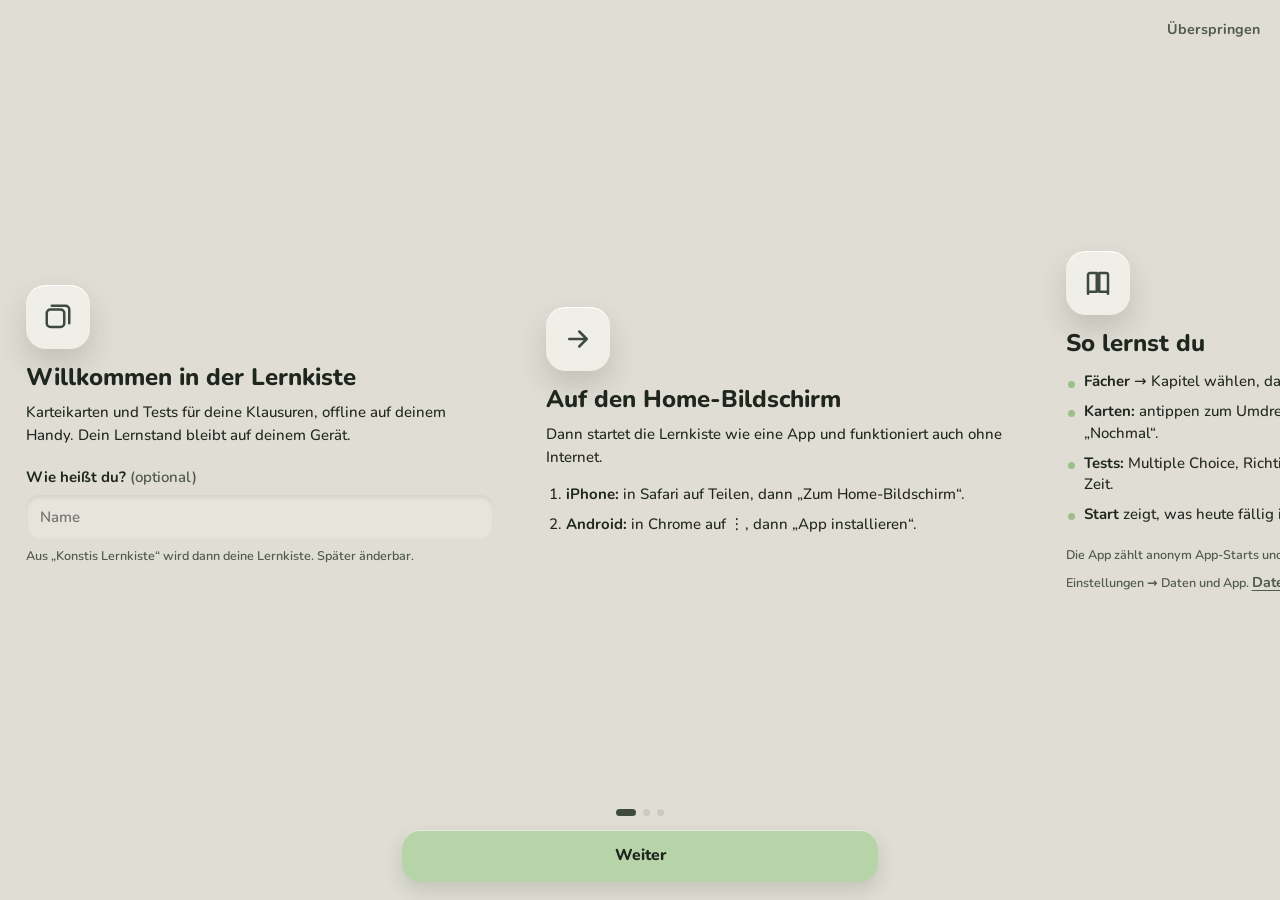
<file: index.html>
<!DOCTYPE html>
<html lang="de" data-theme="light">
<head>
<meta charset="utf-8">
<meta http-equiv="Content-Security-Policy" content="default-src 'self'; script-src 'self' 'sha256-xgWsCVX8IMLbb/av92JQ6u0Hvg6MQZf4W6I13Pc5uKg='; style-src 'self' 'unsafe-inline'; img-src 'self' data: blob:; connect-src 'self' https://script.google.com https://script.googleusercontent.com https://qbdpzamygonpruaafcrt.supabase.co; object-src 'none'; base-uri 'none'; form-action 'none'">
<meta name="viewport" content="width=device-width, initial-scale=1, viewport-fit=cover">
<title>Konstis Lernkiste</title>
<meta name="theme-color" content="#DFDDD4">
<meta name="apple-mobile-web-app-capable" content="yes">
<meta name="mobile-web-app-capable" content="yes">
<meta name="apple-mobile-web-app-status-bar-style" content="default">
<meta name="apple-mobile-web-app-title" content="Lernkiste">
<link rel="manifest" href="manifest.webmanifest">
<link rel="apple-touch-icon" href="apple-touch-icon.png">
<link rel="icon" type="image/png" href="icon-192.png">
<link rel="preload" href="font/nunito.woff" as="font" type="font/woff" crossorigin>
<link rel="stylesheet" href="app.css">
<script>try{var s=JSON.parse(localStorage.getItem('lernkiste-v1')||'null'),g=s&&s.settings,t=g&&g.theme;if(!t||t==='auto'||(t==='dark'&&!g.ui44))t=matchMedia('(prefers-color-scheme: dark)').matches?'dark':'light';document.documentElement.setAttribute('data-theme',t)}catch(e){}</script>
</head>
<body>
<main id="app"><div id="view"></div></main>
<div id="tabbar" class="tabbar"></div>
<noscript><p style="padding:20px">Diese App braucht JavaScript.</p></noscript>
<script src="content.js"></script>
<script src="app.js"></script>
</body>
</html>
</file>
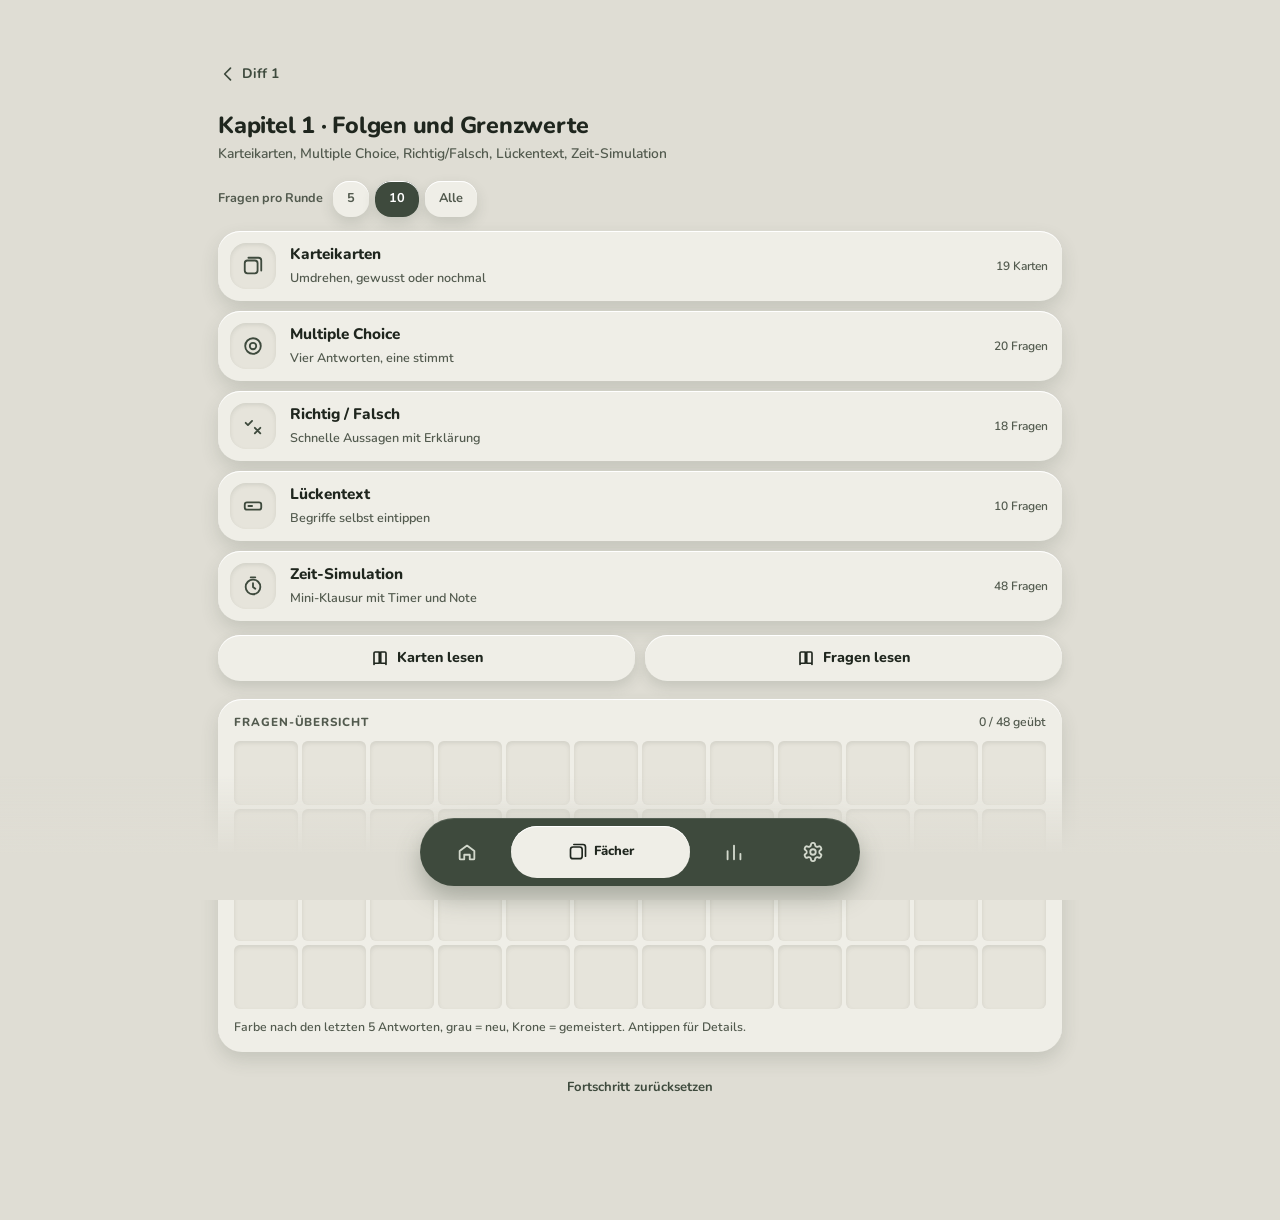
<file: diff1.html>
<!DOCTYPE html><html lang="de"><head><meta charset="utf-8"><title>Konstis Lernkiste</title>
<meta name="viewport" content="width=device-width, initial-scale=1"><meta name="theme-color" content="#DFDDD4">
<script>
var ids=["diff1-k1-reelle-zahlen", "diff1-k1-archimedes", "diff1-k1-vollstaendigkeit", "diff1-k1-folge", "diff1-k1-monotonie", "diff1-k1-beschraenktheit", "diff1-k1-monoton-beschr", "diff1-k1-grenzwert", "diff1-k1-eindeutigkeit", "diff1-k1-konvergenz", "diff1-k1-konv-beschr", "diff1-k1-ungleichung", "diff1-k1-schrankenlemma", "diff1-k1-1-durch-nk", "diff1-k1-aequivalenzen", "diff1-k1-betrag", "diff1-k1-grenzwertsaetze", "diff1-k1-best-divergent", "diff1-k1-kehrwerte"],h=location.hash.replace(/^#/,''),p={};h.split('&').forEach(function(x){var k=x.split('=');if(k[0])p[k[0]]=k[1]||''});
var r='/f/diff1/k1',q=[];if(p.k!==undefined&&ids[+p.k]){q.push('c='+ids[+p.k]);if(p.hl)q.push('hl='+p.hl)}
location.replace('index.html#'+r+(q.length?'?'+q.join('&'):''));
</script></head><body style="background:#DFDDD4;color:#1F261E;font-family:sans-serif;padding:20px"><a href="index.html" style="color:#3E4A3D">Weiter zu Konstis Lernkiste</a></body></html>
</file>
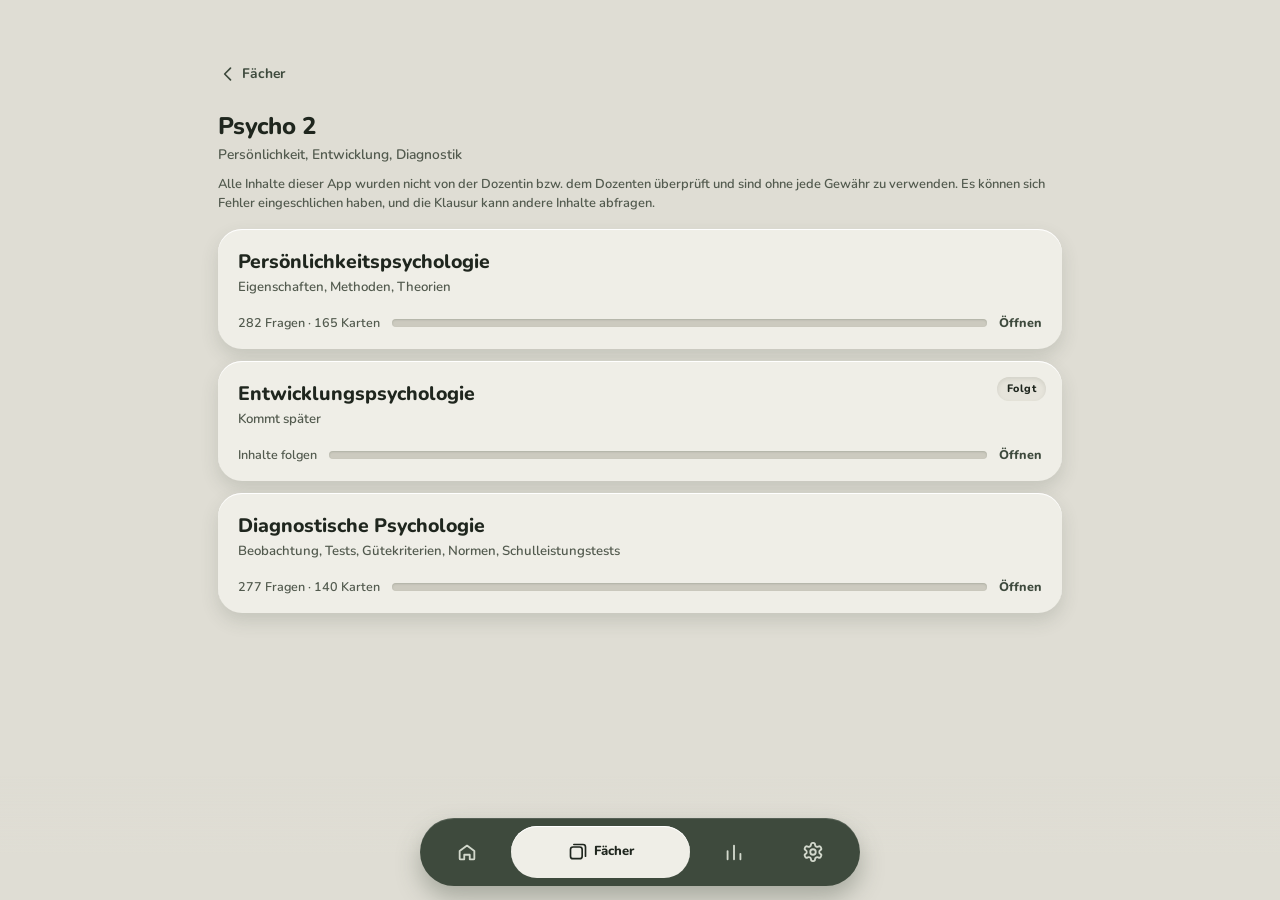
<file: psycho2.html>
<!DOCTYPE html><html lang="de"><head><meta charset="utf-8"><title>Konstis Lernkiste</title>
<meta name="viewport" content="width=device-width, initial-scale=1"><meta name="theme-color" content="#DFDDD4">
<script>
var ids=["diff1-k1-reelle-zahlen", "diff1-k1-archimedes", "diff1-k1-vollstaendigkeit", "diff1-k1-folge", "diff1-k1-monotonie", "diff1-k1-beschraenktheit", "diff1-k1-monoton-beschr", "diff1-k1-grenzwert", "diff1-k1-eindeutigkeit", "diff1-k1-konvergenz", "diff1-k1-konv-beschr", "diff1-k1-ungleichung", "diff1-k1-schrankenlemma", "diff1-k1-1-durch-nk", "diff1-k1-aequivalenzen", "diff1-k1-betrag", "diff1-k1-grenzwertsaetze", "diff1-k1-best-divergent", "diff1-k1-kehrwerte"],h=location.hash.replace(/^#/,''),p={};h.split('&').forEach(function(x){var k=x.split('=');if(k[0])p[k[0]]=k[1]||''});
var r='/f/psy',q=[];if(p.q){q.push('q='+p.q);if(p.hl)q.push('hl='+p.hl)}
location.replace('index.html#'+r+(q.length?'?'+q.join('&'):''));
</script></head><body style="background:#DFDDD4;color:#1F261E;font-family:sans-serif;padding:20px"><a href="index.html" style="color:#3E4A3D">Weiter zu Konstis Lernkiste</a></body></html>
</file>
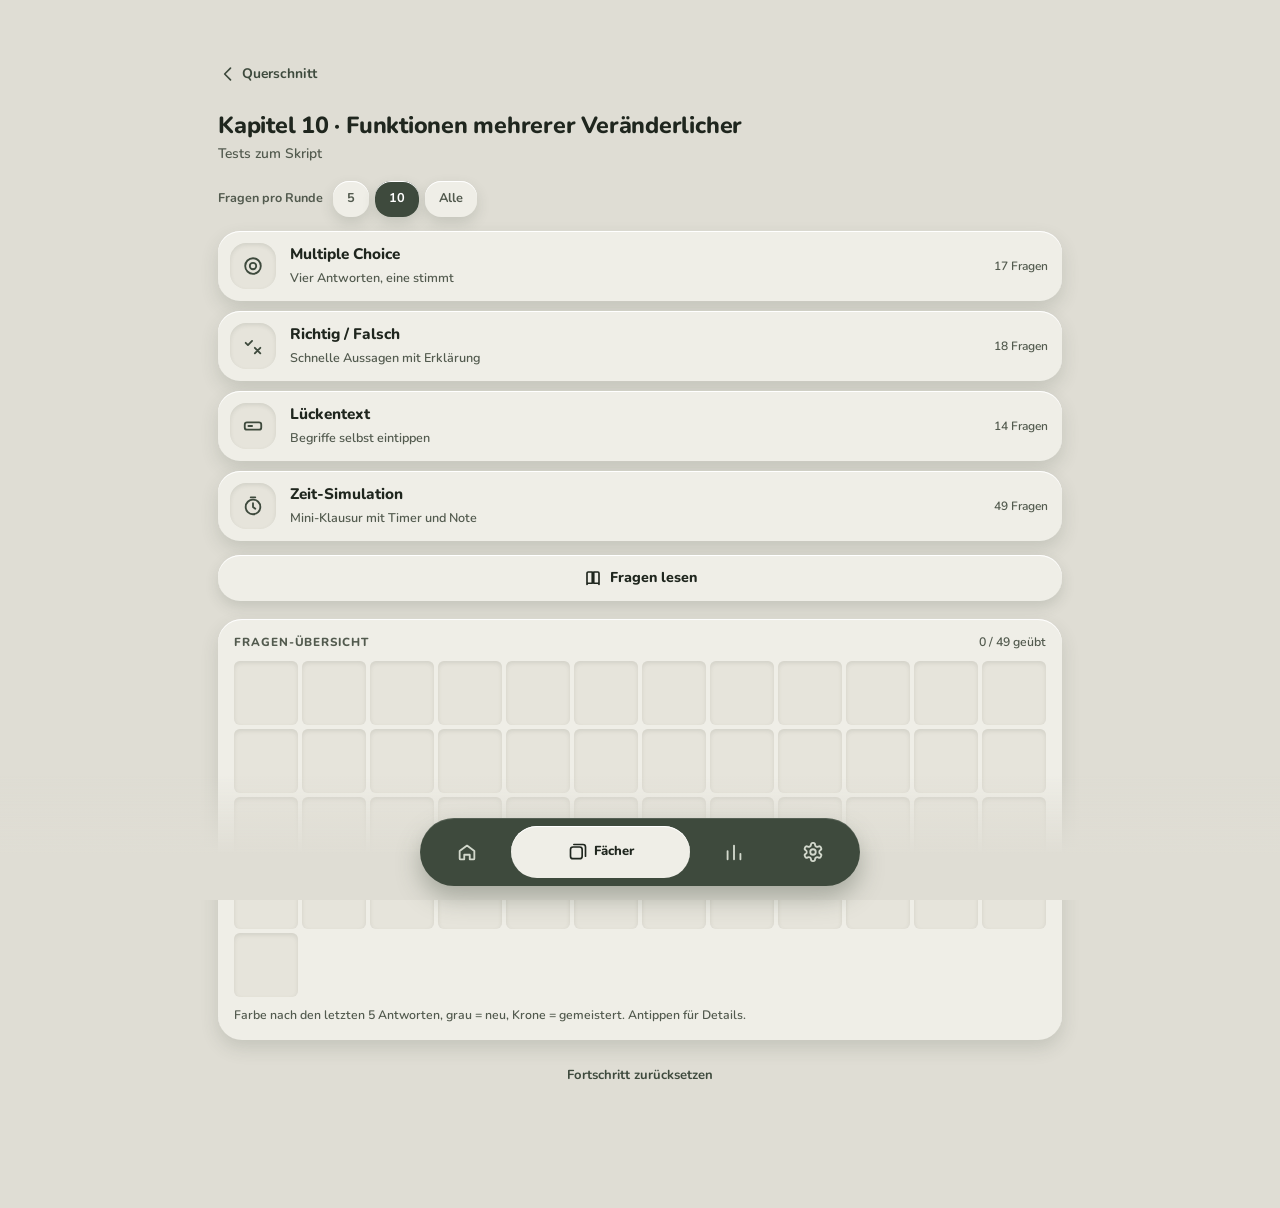
<file: querschnitt.html>
<!DOCTYPE html><html lang="de"><head><meta charset="utf-8"><title>Konstis Lernkiste</title>
<meta name="viewport" content="width=device-width, initial-scale=1"><meta name="theme-color" content="#DFDDD4">
<script>
var ids=["diff1-k1-reelle-zahlen", "diff1-k1-archimedes", "diff1-k1-vollstaendigkeit", "diff1-k1-folge", "diff1-k1-monotonie", "diff1-k1-beschraenktheit", "diff1-k1-monoton-beschr", "diff1-k1-grenzwert", "diff1-k1-eindeutigkeit", "diff1-k1-konvergenz", "diff1-k1-konv-beschr", "diff1-k1-ungleichung", "diff1-k1-schrankenlemma", "diff1-k1-1-durch-nk", "diff1-k1-aequivalenzen", "diff1-k1-betrag", "diff1-k1-grenzwertsaetze", "diff1-k1-best-divergent", "diff1-k1-kehrwerte"],h=location.hash.replace(/^#/,''),p={};h.split('&').forEach(function(x){var k=x.split('=');if(k[0])p[k[0]]=k[1]||''});
var r='/f/quer/k10',q=[];if(p.q){q.push('q='+p.q);if(p.hl)q.push('hl='+p.hl)}
location.replace('index.html#'+r+(q.length?'?'+q.join('&'):''));
</script></head><body style="background:#DFDDD4;color:#1F261E;font-family:sans-serif;padding:20px"><a href="index.html" style="color:#3E4A3D">Weiter zu Konstis Lernkiste</a></body></html>
</file>
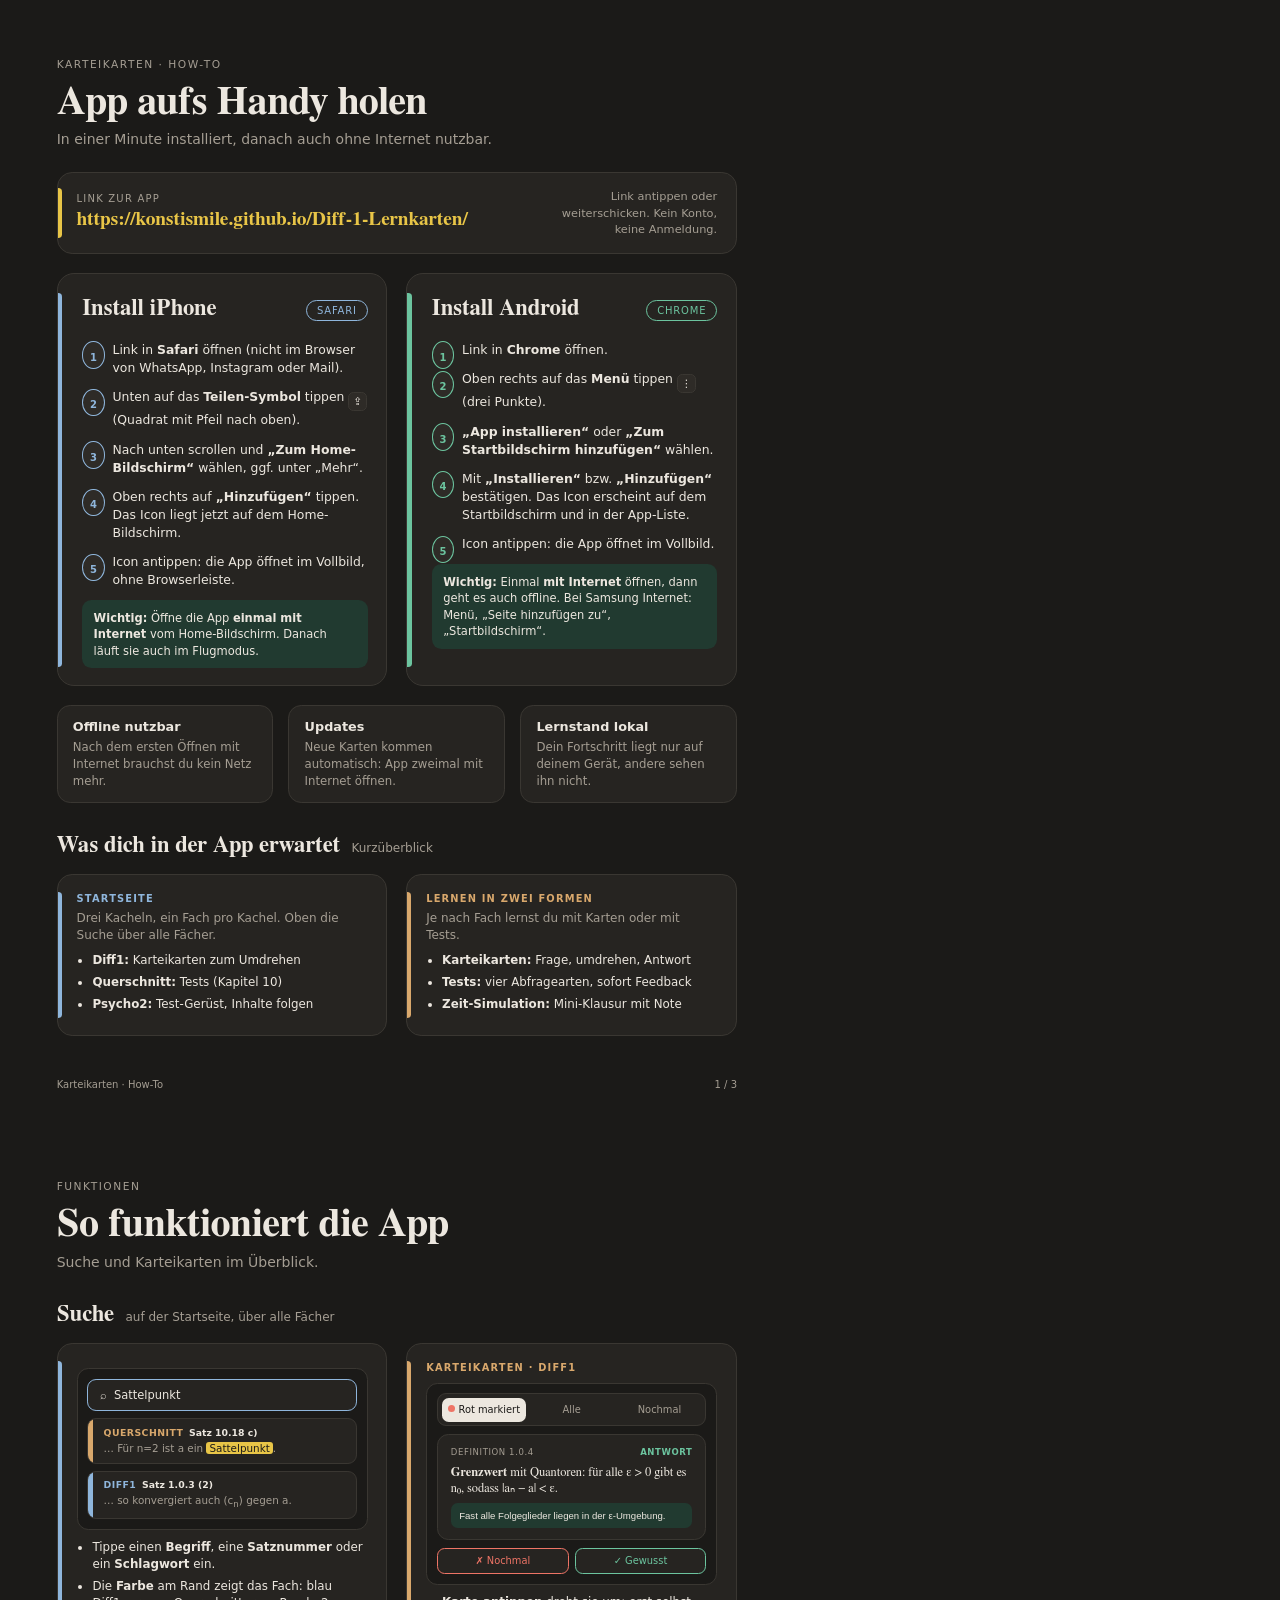
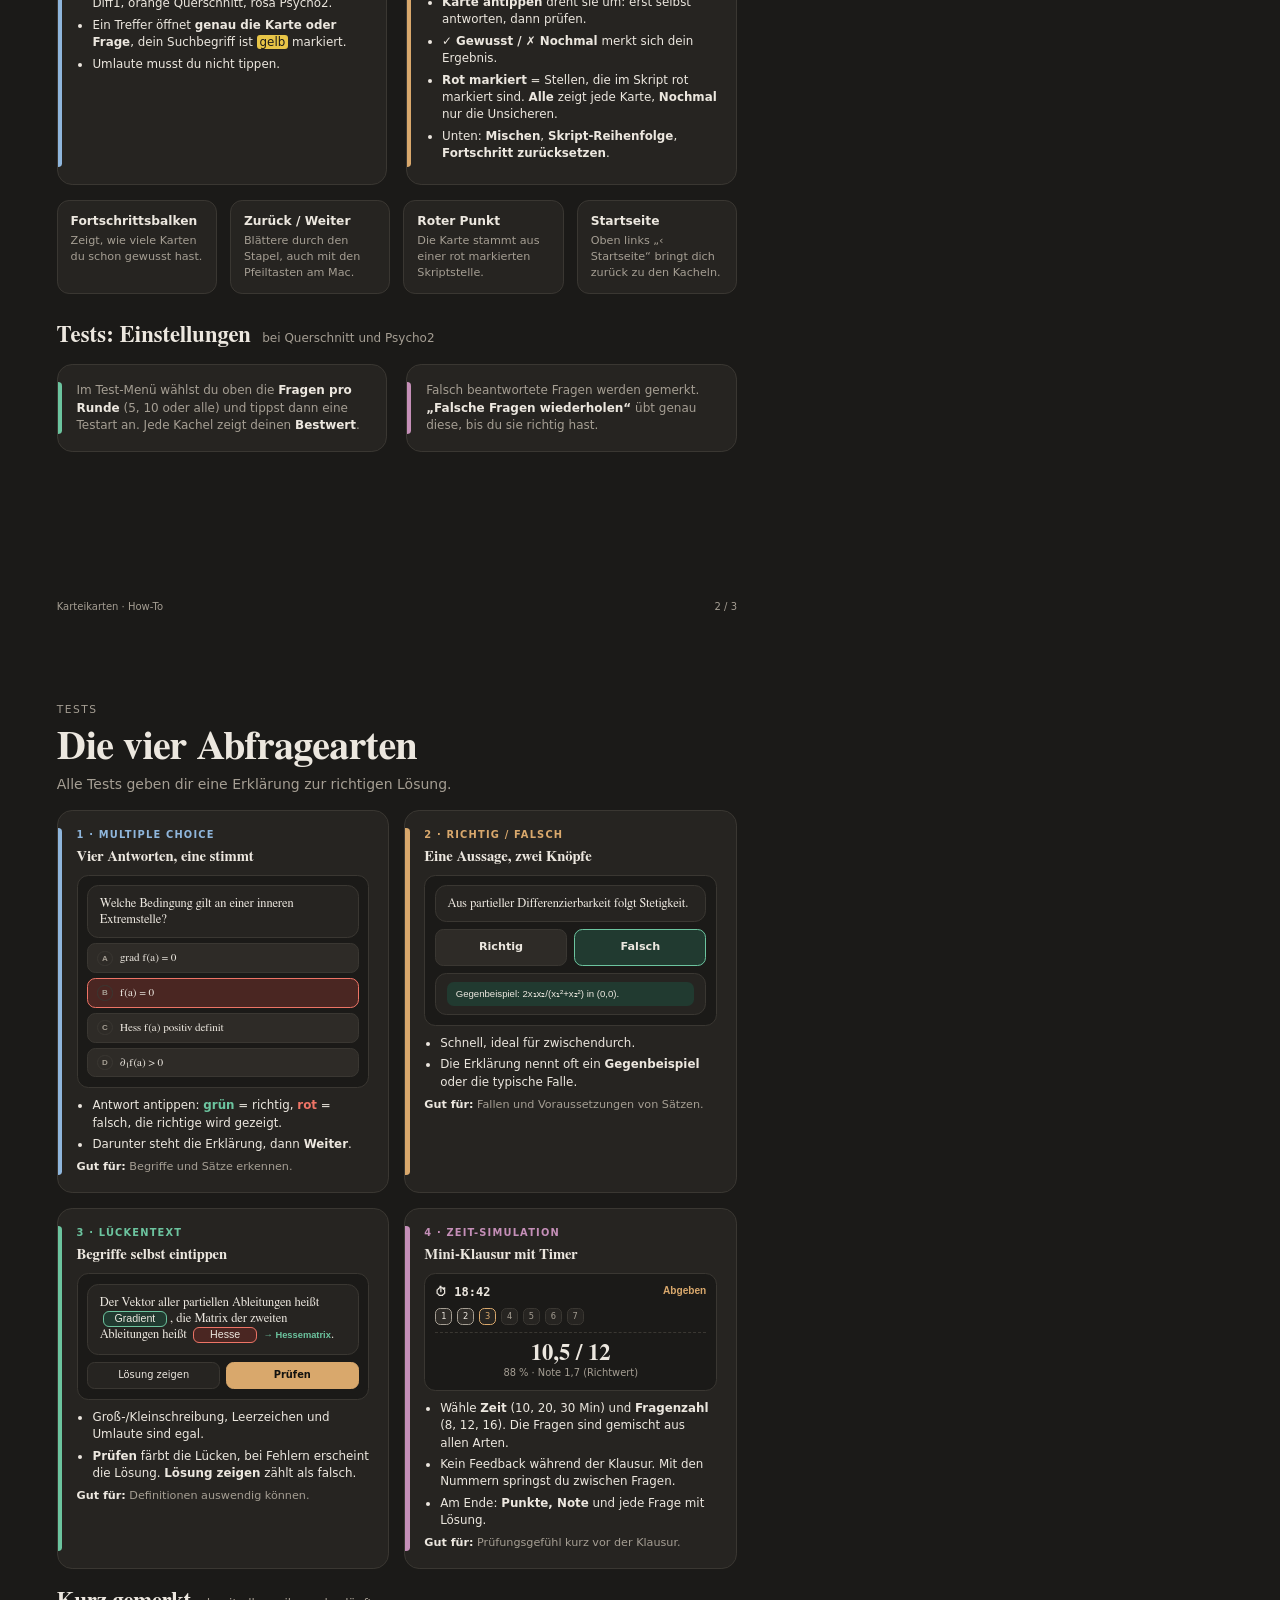
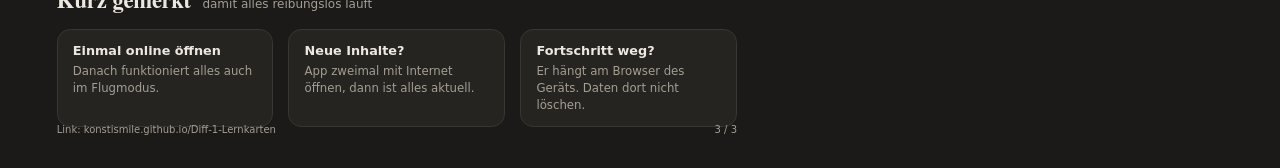
<file: quellen/howto/howto.html>
<!DOCTYPE html>
<html lang="de">
<head>
<meta charset="utf-8">
<title>Karteikarten – How-To</title>
<style>
  @page { size: A4; margin: 0; }
  :root {
    --bg:#1b1a18; --paper:#262421; --paper2:#2e2b27; --ink:#ece7df; --muted:#a59e93; --line:#3a3732;
    --blue:#8fb6dc; --orange:#d9a86c; --pink:#c58fb8; --green:#6cc49f; --green-soft:#213a30; --red:#ee7466; --red-soft:#4a2622; --amber:#e8c547;
  }
  * { box-sizing:border-box; -webkit-print-color-adjust:exact; print-color-adjust:exact; }
  html, body { margin:0; background:var(--bg); }
  body { color:var(--ink); font:10pt/1.45 "Inter", system-ui, sans-serif; }
  .serif { font-family:"New York", Georgia, "FreeSerif", serif; }
  .page { width:210mm; height:297mm; padding:15mm 15mm 12mm; background:var(--bg); page-break-after:always; break-after:page; position:relative; overflow:hidden; }
  .page:last-child { page-break-after:auto; break-after:auto; }
  .foot { position:absolute; left:15mm; right:15mm; bottom:8mm; display:flex; justify-content:space-between; font-size:7.5pt; color:var(--muted); }
  a { color:inherit; text-decoration:none; }

  .eyebrow { font-size:8pt; letter-spacing:.14em; text-transform:uppercase; color:var(--muted); }
  h1 { font-family:"New York", Georgia, "FreeSerif", serif; font-weight:700; font-size:30pt; line-height:1.1; margin:2mm 0 1.5mm; letter-spacing:-.01em; }
  h2 { font-family:"New York", Georgia, "FreeSerif", serif; font-weight:700; font-size:17pt; margin:0 0 1mm; }
  .sub { color:var(--muted); font-size:10.5pt; margin:0; }
  .section-title { display:flex; align-items:baseline; gap:3mm; margin:7mm 0 3mm; }
  .section-title h2 { margin:0; }
  .section-title span { color:var(--muted); font-size:9pt; }

  .linkbox { margin:6mm 0 5mm; background:var(--paper); border:1px solid var(--line); border-radius:4mm; padding:4mm 5mm; display:flex; align-items:center; justify-content:space-between; gap:6mm; position:relative; }
  .linkbox::before { content:""; position:absolute; left:0; top:4mm; bottom:4mm; width:1.2mm; background:var(--amber); border-radius:0 1mm 1mm 0; }
  .linkbox .lbl { font-size:7.5pt; letter-spacing:.12em; text-transform:uppercase; color:var(--muted); }
  .linkbox .url { font-family:"New York", Georgia, "FreeSerif", serif; font-weight:700; font-size:14.5pt; color:var(--amber); word-break:break-all; }
  .linkbox .hint { font-size:8.5pt; color:var(--muted); text-align:right; max-width:42mm; }

  .tiles { display:grid; grid-template-columns:1fr 1fr; gap:5mm; }
  .tile { position:relative; background:var(--paper); border:1px solid var(--line); border-radius:4.5mm; padding:5mm 5mm 4.5mm 6.5mm; }
  .tile::before { content:""; position:absolute; left:0; top:5mm; bottom:5mm; width:1.2mm; border-radius:0 1mm 1mm 0; background:var(--c); }
  .tile .head { display:flex; align-items:center; justify-content:space-between; margin-bottom:3mm; }
  .tile .head h2 { color:var(--ink); }
  .tile .chip { font-size:7.5pt; letter-spacing:.08em; text-transform:uppercase; color:var(--c); border:1px solid var(--c); border-radius:99px; padding:.6mm 2.6mm; }
  .steps { list-style:none; margin:0; padding:0; counter-reset:s; }
  .steps li { counter-increment:s; position:relative; padding-left:8mm; margin-bottom:3mm; font-size:9.3pt; }
  .steps li::before { content:counter(s); position:absolute; left:0; top:.2mm; width:5.4mm; height:5.4mm; border-radius:50%; background:var(--paper2); border:1px solid var(--c); color:var(--c); font-weight:700; font-size:7.5pt; display:grid; place-items:center; line-height:1; text-align:center; padding-top:1.35mm; }
  .steps b { color:var(--ink); }
  .ico { display:inline-block; vertical-align:-1.2mm; width:5mm; height:5mm; border:1px solid var(--line); border-radius:1.4mm; background:var(--paper2); text-align:center; line-height:4.6mm; font-size:8pt; color:var(--ink); }
  .tip { background:var(--green-soft); border-radius:2.5mm; padding:2.4mm 3mm; font-size:8.6pt; margin-top:1mm; }
  .tip.warn { background:var(--red-soft); }
  .tip b { color:var(--ink); }

  .band { display:grid; grid-template-columns:repeat(3,1fr); gap:4mm; margin-top:5mm; }
  .band .it { background:var(--paper); border:1px solid var(--line); border-radius:3.5mm; padding:3.2mm 4mm; font-size:8.8pt; color:var(--muted); }
  .band .it b { display:block; color:var(--ink); font-size:9.6pt; margin-bottom:.6mm; }

  /* How-To-Blöcke */
  .row2 { display:grid; grid-template-columns:1fr 1fr; gap:5mm; }
  .box { background:var(--paper); border:1px solid var(--line); border-radius:4mm; padding:4.5mm 5mm; position:relative; }
  .box::before { content:""; position:absolute; left:0; top:4.5mm; bottom:4.5mm; width:1.1mm; border-radius:0 1mm 1mm 0; background:var(--c, var(--blue)); }
  .box h3 { margin:0 0 .8mm; font-size:11pt; }
  .box p { margin:0 0 2mm; color:var(--muted); font-size:9pt; }
  .box ul { margin:0; padding-left:4.2mm; font-size:8.9pt; }
  .box li { margin-bottom:1.2mm; }
  .box li b { color:var(--ink); }
  .kind { font-size:7.4pt; letter-spacing:.12em; text-transform:uppercase; color:var(--c, var(--blue)); font-weight:700; margin-bottom:1mm; }

  /* Mini-Mockups */
  .mock { background:var(--bg); border:1px solid var(--line); border-radius:3mm; padding:2.6mm; margin:2mm 0 2.4mm; }
  .m-search { background:var(--paper); border:1px solid var(--blue); border-radius:2.4mm; padding:1.8mm 3mm; font-size:8.6pt; color:var(--ink); }
  .m-hit { position:relative; background:var(--paper); border:1px solid var(--line); border-radius:2.4mm; padding:1.8mm 3mm 1.8mm 4mm; margin-top:1.8mm; font-size:7.8pt; color:var(--muted); overflow:hidden; }
  .m-hit::before { content:""; position:absolute; left:0; top:0; bottom:0; width:1.2mm; background:var(--hc); }
  .m-hit .t { font-size:7pt; margin-bottom:.4mm; } .m-hit .t b { color:var(--hc); letter-spacing:.05em; text-transform:uppercase; } .m-hit .t i { font-style:normal; color:var(--ink); font-weight:600; margin-left:1.5mm; }
  mark { background:var(--amber); color:#1b1a18; border-radius:.8mm; padding:0 .8mm; }
  .m-seg { display:flex; gap:1mm; background:var(--paper); border:1px solid var(--line); border-radius:2.4mm; padding:1mm; font-size:7.4pt; margin-bottom:2mm; }
  .m-seg span { flex:1; text-align:center; padding:1.2mm 0; border-radius:1.8mm; color:var(--muted); }
  .m-seg span.on { background:var(--ink); color:var(--bg); }
  .rd { display:inline-block; width:1.9mm; height:1.9mm; border-radius:50%; background:var(--red); margin-right:1mm; vertical-align:.1mm; }
  .m-card { background:var(--paper); border:1px solid var(--line); border-radius:3mm; padding:3mm 3.4mm; }
  .m-card .meta { display:flex; justify-content:space-between; font-size:6.4pt; letter-spacing:.07em; text-transform:uppercase; color:var(--muted); margin-bottom:1.6mm; }
  .m-card .meta .a { color:var(--green); font-weight:700; }
  .m-card .q { font-family:"New York", Georgia, "FreeSerif", serif; font-size:9.4pt; line-height:1.3; }
  .m-card .q b { font-weight:700; }
  .m-card .tipm { background:var(--green-soft); border-radius:1.8mm; padding:1.4mm 2.2mm; font-size:7.2pt; margin-top:1.6mm; font-family:"Inter",sans-serif; }
  .m-btns { display:flex; gap:1.6mm; margin-top:2mm; }
  .m-btns span { flex:1; text-align:center; border:1px solid var(--line); background:var(--paper); border-radius:2mm; padding:1.4mm 0; font-size:7.4pt; }
  .m-btns .ag { border-color:var(--red); color:var(--red); } .m-btns .kn { border-color:var(--green); color:var(--green); }
  .opt { display:flex; gap:2mm; align-items:center; background:var(--paper2); border:1px solid var(--line); border-radius:2.2mm; padding:1.5mm 2.4mm; margin-top:1.4mm; font-family:"New York", Georgia, "FreeSerif", serif; font-size:8.4pt; }
  .opt .k { flex:none; width:4mm; height:4mm; border-radius:50%; border:1px solid var(--line); text-align:center; font:700 6pt "Inter",sans-serif; color:var(--muted); line-height:3.6mm; }
  .opt.ok { border-color:var(--green); background:var(--green-soft); } .opt.bad { border-color:var(--red); background:var(--red-soft); }
  .tfrow { display:grid; grid-template-columns:1fr 1fr; gap:2mm; margin-top:2mm; }
  .tfrow span { text-align:center; padding:2.4mm 0; border:1px solid var(--line); background:var(--paper2); border-radius:2.2mm; font-weight:700; font-size:8.4pt; }
  .tfrow .ok { border-color:var(--green); background:var(--green-soft); }
  .gap { display:inline-block; min-width:17mm; border:1px solid var(--green); border-bottom:.5mm solid var(--green); background:var(--green-soft); border-radius:1.6mm; padding:0 2mm; font-family:"Inter",sans-serif; font-size:8pt; text-align:center; margin:0 .8mm; }
  .gap.bad { border-color:var(--red); background:var(--red-soft); }
  .sol { color:var(--green); font:700 7pt "Inter",sans-serif; }
  .clock { display:flex; justify-content:space-between; font-family:ui-monospace, "DejaVu Sans Mono", monospace; font-weight:700; font-size:9pt; margin-bottom:1.6mm; }
  .clock span:last-child { font-family:"Inter",sans-serif; color:var(--orange); font-size:7.6pt; }
  .dots { display:flex; gap:1.2mm; margin-bottom:2mm; }
  .dots span { width:4.6mm; height:4.6mm; border-radius:1.4mm; border:1px solid var(--line); background:var(--paper); font-size:6.2pt; text-align:center; line-height:4.2mm; color:var(--muted); }
  .dots .d { background:var(--paper2); color:var(--ink); border-color:var(--muted); } .dots .c { border-color:var(--orange); color:var(--orange); }
  .score { text-align:center; padding:1mm 0 0; }
  .score .big { font:700 17pt "New York", Georgia, "FreeSerif", serif; }
  .score .n { font-size:7.4pt; color:var(--muted); }

  .quad { display:grid; grid-template-columns:1fr 1fr; gap:5mm; }
  .good { font-size:8.4pt; color:var(--muted); margin-top:1.5mm; }
  .good b { color:var(--ink); }
  .funcs { display:grid; grid-template-columns:repeat(4,1fr); gap:3.5mm; margin-top:4mm; }
  .funcs .it { background:var(--paper); border:1px solid var(--line); border-radius:3.2mm; padding:3mm 3.4mm; font-size:8.4pt; color:var(--muted); }
  .funcs .it b { display:block; color:var(--ink); font-size:9.2pt; margin-bottom:.6mm; }
</style>
</head>
<body>

<!-- ======================= SEITE 1 ======================= -->
<section class="page">
  <div class="eyebrow">Karteikarten · How-To</div>
  <h1>App aufs Handy holen</h1>
  <p class="sub">In einer Minute installiert, danach auch ohne Internet nutzbar.</p>

  <div class="linkbox">
    <div>
      <div class="lbl">Link zur App</div>
      <a class="url" href="https://konstismile.github.io/Diff-1-Lernkarten/">https://konstismile.github.io/Diff-1-Lernkarten/</a>
    </div>
    <div class="hint">Link antippen oder weiterschicken. Kein Konto, keine Anmeldung.</div>
  </div>

  <div class="tiles">
    <div class="tile" style="--c:var(--blue)">
      <div class="head"><h2>Install iPhone</h2><span class="chip">Safari</span></div>
      <ol class="steps">
        <li>Link in <b>Safari</b> öffnen (nicht im Browser von WhatsApp, Instagram oder Mail).</li>
        <li>Unten auf das <b>Teilen-Symbol</b> tippen <span class="ico">⇪</span> (Quadrat mit Pfeil nach oben).</li>
        <li>Nach unten scrollen und <b>„Zum Home-Bildschirm“</b> wählen, ggf. unter „Mehr“.</li>
        <li>Oben rechts auf <b>„Hinzufügen“</b> tippen. Das Icon liegt jetzt auf dem Home-Bildschirm.</li>
        <li>Icon antippen: die App öffnet im Vollbild, ohne Browserleiste.</li>
      </ol>
      <div class="tip"><b>Wichtig:</b> Öffne die App <b>einmal mit Internet</b> vom Home-Bildschirm. Danach läuft sie auch im Flugmodus.</div>
    </div>

    <div class="tile" style="--c:var(--green)">
      <div class="head"><h2>Install Android</h2><span class="chip">Chrome</span></div>
      <ol class="steps">
        <li>Link in <b>Chrome</b> öffnen.</li>
        <li>Oben rechts auf das <b>Menü</b> tippen <span class="ico">⋮</span> (drei Punkte).</li>
        <li><b>„App installieren“</b> oder <b>„Zum Startbildschirm hinzufügen“</b> wählen.</li>
        <li>Mit <b>„Installieren“</b> bzw. <b>„Hinzufügen“</b> bestätigen. Das Icon erscheint auf dem Startbildschirm und in der App-Liste.</li>
        <li>Icon antippen: die App öffnet im Vollbild.</li>
      </ol>
      <div class="tip"><b>Wichtig:</b> Einmal <b>mit Internet</b> öffnen, dann geht es auch offline. Bei Samsung Internet: Menü, „Seite hinzufügen zu“, „Startbildschirm“.</div>
    </div>
  </div>

  <div class="band">
    <div class="it"><b>Offline nutzbar</b>Nach dem ersten Öffnen mit Internet brauchst du kein Netz mehr.</div>
    <div class="it"><b>Updates</b>Neue Karten kommen automatisch: App zweimal mit Internet öffnen.</div>
    <div class="it"><b>Lernstand lokal</b>Dein Fortschritt liegt nur auf deinem Gerät, andere sehen ihn nicht.</div>
  </div>

  <div class="section-title"><h2>Was dich in der App erwartet</h2><span>Kurzüberblick</span></div>
  <div class="row2">
    <div class="box" style="--c:var(--blue)">
      <div class="kind">Startseite</div>
      <p>Drei Kacheln, ein Fach pro Kachel. Oben die Suche über alle Fächer.</p>
      <ul>
        <li><b>Diff1:</b> Karteikarten zum Umdrehen</li>
        <li><b>Querschnitt:</b> Tests (Kapitel 10)</li>
        <li><b>Psycho2:</b> Test-Gerüst, Inhalte folgen</li>
      </ul>
    </div>
    <div class="box" style="--c:var(--orange)">
      <div class="kind">Lernen in zwei Formen</div>
      <p>Je nach Fach lernst du mit Karten oder mit Tests.</p>
      <ul>
        <li><b>Karteikarten:</b> Frage, umdrehen, Antwort</li>
        <li><b>Tests:</b> vier Abfragearten, sofort Feedback</li>
        <li><b>Zeit-Simulation:</b> Mini-Klausur mit Note</li>
      </ul>
    </div>
  </div>

  <div class="foot"><span>Karteikarten · How-To</span><span>1 / 3</span></div>
</section>

<!-- ======================= SEITE 2 ======================= -->
<section class="page">
  <div class="eyebrow">Funktionen</div>
  <h1>So funktioniert die App</h1>
  <p class="sub">Suche und Karteikarten im Überblick.</p>

  <div class="section-title"><h2>Suche</h2><span>auf der Startseite, über alle Fächer</span></div>
  <div class="row2">
    <div class="box" style="--c:var(--blue)">
      <div class="mock">
        <div class="m-search">⌕ &nbsp;Sattelpunkt</div>
        <div class="m-hit" style="--hc:var(--orange)"><div class="t"><b>Querschnitt</b><i>Satz 10.18 c)</i></div>… Für n=2 ist a ein <mark>Sattelpunkt</mark>.</div>
        <div class="m-hit" style="--hc:var(--blue)"><div class="t"><b>Diff1</b><i>Satz 1.0.3 (2)</i></div>… so konvergiert auch (c<sub>n</sub>) gegen a.</div>
      </div>
      <ul>
        <li>Tippe einen <b>Begriff</b>, eine <b>Satznummer</b> oder ein <b>Schlagwort</b> ein.</li>
        <li>Die <b>Farbe</b> am Rand zeigt das Fach: blau Diff1, orange Querschnitt, rosa Psycho2.</li>
        <li>Ein Treffer öffnet <b>genau die Karte oder Frage</b>, dein Suchbegriff ist <mark>gelb</mark> markiert.</li>
        <li>Umlaute musst du nicht tippen.</li>
      </ul>
    </div>

    <div class="box" style="--c:var(--orange)">
      <div class="kind">Karteikarten · Diff1</div>
      <div class="mock">
        <div class="m-seg"><span class="on"><i class="rd"></i>Rot markiert</span><span>Alle</span><span>Nochmal</span></div>
        <div class="m-card">
          <div class="meta"><span>Definition 1.0.4</span><span class="a">Antwort</span></div>
          <div class="q"><b>Grenzwert</b> mit Quantoren: für alle ε &gt; 0 gibt es n₀, sodass |aₙ − a| &lt; ε.</div>
          <div class="tipm">Fast alle Folgeglieder liegen in der ε-Umgebung.</div>
        </div>
        <div class="m-btns"><span class="ag">✗ Nochmal</span><span class="kn">✓ Gewusst</span></div>
      </div>
      <ul>
        <li><b>Karte antippen</b> dreht sie um: erst selbst antworten, dann prüfen.</li>
        <li><b>✓ Gewusst / ✗ Nochmal</b> merkt sich dein Ergebnis.</li>
        <li><b>Rot markiert</b> = Stellen, die im Skript rot markiert sind. <b>Alle</b> zeigt jede Karte, <b>Nochmal</b> nur die Unsicheren.</li>
        <li>Unten: <b>Mischen</b>, <b>Skript-Reihenfolge</b>, <b>Fortschritt zurücksetzen</b>.</li>
      </ul>
    </div>
  </div>

  <div class="funcs">
    <div class="it"><b>Fortschrittsbalken</b>Zeigt, wie viele Karten du schon gewusst hast.</div>
    <div class="it"><b>Zurück / Weiter</b>Blättere durch den Stapel, auch mit den Pfeiltasten am Mac.</div>
    <div class="it"><b>Roter Punkt</b>Die Karte stammt aus einer rot markierten Skriptstelle.</div>
    <div class="it"><b>Startseite</b>Oben links „‹ Startseite“ bringt dich zurück zu den Kacheln.</div>
  </div>

  <div class="section-title"><h2>Tests: Einstellungen</h2><span>bei Querschnitt und Psycho2</span></div>
  <div class="row2">
    <div class="box" style="--c:var(--green)">
      <p style="margin:0">Im Test-Menü wählst du oben die <b style="color:var(--ink)">Fragen pro Runde</b> (5, 10 oder alle) und tippst dann eine Testart an. Jede Kachel zeigt deinen <b style="color:var(--ink)">Bestwert</b>.</p>
    </div>
    <div class="box" style="--c:var(--pink)">
      <p style="margin:0">Falsch beantwortete Fragen werden gemerkt. <b style="color:var(--ink)">„Falsche Fragen wiederholen“</b> übt genau diese, bis du sie richtig hast.</p>
    </div>
  </div>

  <div class="foot"><span>Karteikarten · How-To</span><span>2 / 3</span></div>
</section>

<!-- ======================= SEITE 3 ======================= -->
<section class="page">
  <div class="eyebrow">Tests</div>
  <h1>Die vier Abfragearten</h1>
  <p class="sub">Alle Tests geben dir eine Erklärung zur richtigen Lösung.</p>

  <div class="quad" style="margin-top:4mm; gap:4mm">
    <div class="box" style="--c:var(--blue)">
      <div class="kind">1 · Multiple Choice</div>
      <h3 class="serif">Vier Antworten, eine stimmt</h3>
      <div class="mock">
        <div class="m-card" style="padding:2.4mm 3mm"><div class="q">Welche Bedingung gilt an einer inneren Extremstelle?</div></div>
        <div class="opt"><span class="k">A</span>grad f(a) = 0</div>
        <div class="opt bad"><span class="k">B</span>f(a) = 0</div>
        <div class="opt"><span class="k">C</span>Hess f(a) positiv definit</div>
        <div class="opt"><span class="k">D</span>∂₁f(a) &gt; 0</div>
      </div>
      <ul>
        <li>Antwort antippen: <b style="color:var(--green)">grün</b> = richtig, <b style="color:var(--red)">rot</b> = falsch, die richtige wird gezeigt.</li>
        <li>Darunter steht die Erklärung, dann <b>Weiter</b>.</li>
      </ul>
      <div class="good"><b>Gut für:</b> Begriffe und Sätze erkennen.</div>
    </div>

    <div class="box" style="--c:var(--orange)">
      <div class="kind">2 · Richtig / Falsch</div>
      <h3 class="serif">Eine Aussage, zwei Knöpfe</h3>
      <div class="mock">
        <div class="m-card" style="padding:2.4mm 3mm"><div class="q">Aus partieller Differenzierbarkeit folgt Stetigkeit.</div></div>
        <div class="tfrow"><span>Richtig</span><span class="ok">Falsch</span></div>
        <div class="m-card" style="margin-top:2mm; padding:2mm 3mm"><div class="tipm" style="margin:0">Gegenbeispiel: 2x₁x₂/(x₁²+x₂²) in (0,0).</div></div>
      </div>
      <ul>
        <li>Schnell, ideal für zwischendurch.</li>
        <li>Die Erklärung nennt oft ein <b>Gegenbeispiel</b> oder die typische Falle.</li>
      </ul>
      <div class="good"><b>Gut für:</b> Fallen und Voraussetzungen von Sätzen.</div>
    </div>

    <div class="box" style="--c:var(--green)">
      <div class="kind">3 · Lückentext</div>
      <h3 class="serif">Begriffe selbst eintippen</h3>
      <div class="mock">
        <div class="m-card" style="padding:2.6mm 3mm; line-height:2">
          <div class="q">Der Vektor aller partiellen Ableitungen heißt <span class="gap">Gradient</span>, die Matrix der zweiten Ableitungen heißt <span class="gap bad">Hesse</span> <span class="sol">→ Hessematrix</span>.</div>
        </div>
        <div class="m-btns"><span>Lösung zeigen</span><span style="background:var(--orange); color:#14130f; border-color:var(--orange); font-weight:700">Prüfen</span></div>
      </div>
      <ul>
        <li>Groß-/Kleinschreibung, Leerzeichen und Umlaute sind egal.</li>
        <li><b>Prüfen</b> färbt die Lücken, bei Fehlern erscheint die Lösung. <b>Lösung zeigen</b> zählt als falsch.</li>
      </ul>
      <div class="good"><b>Gut für:</b> Definitionen auswendig können.</div>
    </div>

    <div class="box" style="--c:var(--pink)">
      <div class="kind">4 · Zeit-Simulation</div>
      <h3 class="serif">Mini-Klausur mit Timer</h3>
      <div class="mock">
        <div class="clock"><span>⏱ 18:42</span><span>Abgeben</span></div>
        <div class="dots"><span class="d">1</span><span class="d">2</span><span class="c">3</span><span>4</span><span>5</span><span>6</span><span>7</span></div>
        <div class="score" style="border-top:1px dashed var(--line); padding-top:2mm"><div class="big">10,5 / 12</div><div class="n">88 % · Note 1,7 (Richtwert)</div></div>
      </div>
      <ul>
        <li>Wähle <b>Zeit</b> (10, 20, 30 Min) und <b>Fragenzahl</b> (8, 12, 16). Die Fragen sind gemischt aus allen Arten.</li>
        <li>Kein Feedback während der Klausur. Mit den Nummern springst du zwischen Fragen.</li>
        <li>Am Ende: <b>Punkte, Note</b> und jede Frage mit Lösung.</li>
      </ul>
      <div class="good"><b>Gut für:</b> Prüfungsgefühl kurz vor der Klausur.</div>
    </div>
  </div>

  <div class="section-title" style="margin:4.5mm 0 2.5mm"><h2>Kurz gemerkt</h2><span>damit alles reibungslos läuft</span></div>
  <div class="band" style="margin-top:0">
    <div class="it"><b>Einmal online öffnen</b>Danach funktioniert alles auch im Flugmodus.</div>
    <div class="it"><b>Neue Inhalte?</b>App zweimal mit Internet öffnen, dann ist alles aktuell.</div>
    <div class="it"><b>Fortschritt weg?</b>Er hängt am Browser des Geräts. Daten dort nicht löschen.</div>
  </div>

  <div class="foot"><span>Link: konstismile.github.io/Diff-1-Lernkarten</span><span>3 / 3</span></div>
</section>

</body>
</html>
</file>
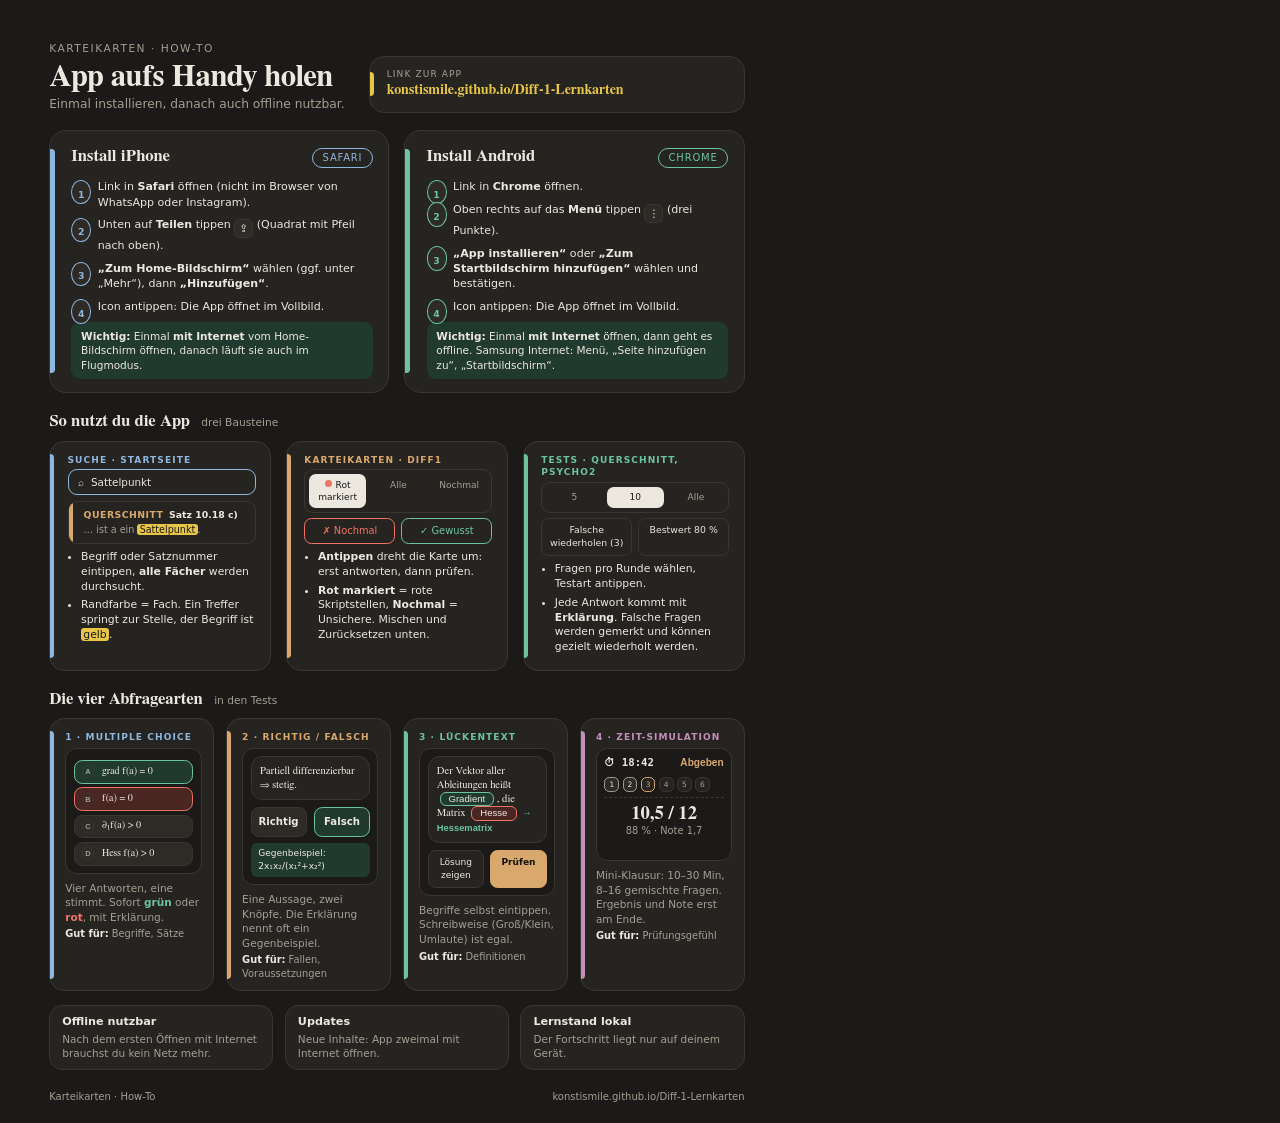
<file: quellen/howto/howto1.html>
<!DOCTYPE html>
<html lang="de">
<head>
<meta charset="utf-8">
<title>Karteikarten – How-To</title>
<style>
  @page { size: A4; margin: 0; }
  :root {
    --bg:#1b1a18; --paper:#262421; --paper2:#2e2b27; --ink:#ece7df; --muted:#a59e93; --line:#3a3732;
    --blue:#8fb6dc; --orange:#d9a86c; --pink:#c58fb8; --green:#6cc49f; --green-soft:#213a30; --red:#ee7466; --red-soft:#4a2622; --amber:#e8c547;
  }
  * { box-sizing:border-box; -webkit-print-color-adjust:exact; print-color-adjust:exact; }
  html, body { margin:0; background:var(--bg); }
  body { color:var(--ink); font:10pt/1.45 "Inter", system-ui, sans-serif; }
  .serif { font-family:"New York", Georgia, "FreeSerif", serif; }
  .page { width:210mm; height:297mm; padding:11mm 13mm 9mm; background:var(--bg); page-break-after:always; break-after:page; position:relative; overflow:hidden; }
  .page:last-child { page-break-after:auto; break-after:auto; }
  .foot { position:absolute; left:13mm; right:13mm; bottom:5mm; display:flex; justify-content:space-between; font-size:7.5pt; color:var(--muted); }
  a { color:inherit; text-decoration:none; }

  .eyebrow { font-size:8pt; letter-spacing:.14em; text-transform:uppercase; color:var(--muted); }
  h1 { font-family:"New York", Georgia, "FreeSerif", serif; font-weight:700; font-size:30pt; line-height:1.1; margin:2mm 0 1.5mm; letter-spacing:-.01em; }
  h2 { font-family:"New York", Georgia, "FreeSerif", serif; font-weight:700; font-size:17pt; margin:0 0 1mm; }
  .sub { color:var(--muted); font-size:10.5pt; margin:0; }
  .section-title { display:flex; align-items:baseline; gap:3mm; margin:7mm 0 3mm; }
  .section-title h2 { margin:0; }
  .section-title span { color:var(--muted); font-size:9pt; }

  .linkbox { margin:6mm 0 5mm; background:var(--paper); border:1px solid var(--line); border-radius:4mm; padding:4mm 5mm; display:flex; align-items:center; justify-content:space-between; gap:6mm; position:relative; }
  .linkbox::before { content:""; position:absolute; left:0; top:4mm; bottom:4mm; width:1.2mm; background:var(--amber); border-radius:0 1mm 1mm 0; }
  .linkbox .lbl { font-size:7.5pt; letter-spacing:.12em; text-transform:uppercase; color:var(--muted); }
  .linkbox .url { font-family:"New York", Georgia, "FreeSerif", serif; font-weight:700; font-size:14.5pt; color:var(--amber); word-break:break-all; }
  .linkbox .hint { font-size:8.5pt; color:var(--muted); text-align:right; max-width:42mm; }

  .tiles { display:grid; grid-template-columns:1fr 1fr; gap:5mm; }
  .tile { position:relative; background:var(--paper); border:1px solid var(--line); border-radius:4.5mm; padding:5mm 5mm 4.5mm 6.5mm; }
  .tile::before { content:""; position:absolute; left:0; top:5mm; bottom:5mm; width:1.2mm; border-radius:0 1mm 1mm 0; background:var(--c); }
  .tile .head { display:flex; align-items:center; justify-content:space-between; margin-bottom:3mm; }
  .tile .head h2 { color:var(--ink); }
  .tile .chip { font-size:7.5pt; letter-spacing:.08em; text-transform:uppercase; color:var(--c); border:1px solid var(--c); border-radius:99px; padding:.6mm 2.6mm; }
  .steps { list-style:none; margin:0; padding:0; counter-reset:s; }
  .steps li { counter-increment:s; position:relative; padding-left:8mm; margin-bottom:3mm; font-size:9.3pt; }
  .steps li::before { content:counter(s); position:absolute; left:0; top:.2mm; width:5.4mm; height:5.4mm; border-radius:50%; background:var(--paper2); border:1px solid var(--c); color:var(--c); font-weight:700; font-size:7.5pt; display:grid; place-items:center; line-height:1; text-align:center; padding-top:1.35mm; }
  .steps b { color:var(--ink); }
  .ico { display:inline-block; vertical-align:-1.2mm; width:5mm; height:5mm; border:1px solid var(--line); border-radius:1.4mm; background:var(--paper2); text-align:center; line-height:4.6mm; font-size:8pt; color:var(--ink); }
  .tip { background:var(--green-soft); border-radius:2.5mm; padding:2.4mm 3mm; font-size:8.6pt; margin-top:1mm; }
  .tip.warn { background:var(--red-soft); }
  .tip b { color:var(--ink); }

  .band { display:grid; grid-template-columns:repeat(3,1fr); gap:4mm; margin-top:5mm; }
  .band .it { background:var(--paper); border:1px solid var(--line); border-radius:3.5mm; padding:3.2mm 4mm; font-size:8.8pt; color:var(--muted); }
  .band .it b { display:block; color:var(--ink); font-size:9.6pt; margin-bottom:.6mm; }

  /* How-To-Blöcke */
  .row2 { display:grid; grid-template-columns:1fr 1fr; gap:5mm; }
  .box { background:var(--paper); border:1px solid var(--line); border-radius:4mm; padding:4.5mm 5mm; position:relative; }
  .box::before { content:""; position:absolute; left:0; top:4.5mm; bottom:4.5mm; width:1.1mm; border-radius:0 1mm 1mm 0; background:var(--c, var(--blue)); }
  .box h3 { margin:0 0 .8mm; font-size:11pt; }
  .box p { margin:0 0 2mm; color:var(--muted); font-size:9pt; }
  .box ul { margin:0; padding-left:4.2mm; font-size:8.9pt; }
  .box li { margin-bottom:1.2mm; }
  .box li b { color:var(--ink); }
  .kind { font-size:7.4pt; letter-spacing:.12em; text-transform:uppercase; color:var(--c, var(--blue)); font-weight:700; margin-bottom:1mm; }

  /* Mini-Mockups */
  .mock { background:var(--bg); border:1px solid var(--line); border-radius:3mm; padding:2.6mm; margin:2mm 0 2.4mm; }
  .m-search { background:var(--paper); border:1px solid var(--blue); border-radius:2.4mm; padding:1.8mm 3mm; font-size:8.6pt; color:var(--ink); }
  .m-hit { position:relative; background:var(--paper); border:1px solid var(--line); border-radius:2.4mm; padding:1.8mm 3mm 1.8mm 4mm; margin-top:1.8mm; font-size:7.8pt; color:var(--muted); overflow:hidden; }
  .m-hit::before { content:""; position:absolute; left:0; top:0; bottom:0; width:1.2mm; background:var(--hc); }
  .m-hit .t { font-size:7pt; margin-bottom:.4mm; } .m-hit .t b { color:var(--hc); letter-spacing:.05em; text-transform:uppercase; } .m-hit .t i { font-style:normal; color:var(--ink); font-weight:600; margin-left:1.5mm; }
  mark { background:var(--amber); color:#1b1a18; border-radius:.8mm; padding:0 .8mm; }
  .m-seg { display:flex; gap:1mm; background:var(--paper); border:1px solid var(--line); border-radius:2.4mm; padding:1mm; font-size:7.4pt; margin-bottom:2mm; }
  .m-seg span { flex:1; text-align:center; padding:1.2mm 0; border-radius:1.8mm; color:var(--muted); }
  .m-seg span.on { background:var(--ink); color:var(--bg); }
  .rd { display:inline-block; width:1.9mm; height:1.9mm; border-radius:50%; background:var(--red); margin-right:1mm; vertical-align:.1mm; }
  .m-card { background:var(--paper); border:1px solid var(--line); border-radius:3mm; padding:3mm 3.4mm; }
  .m-card .meta { display:flex; justify-content:space-between; font-size:6.4pt; letter-spacing:.07em; text-transform:uppercase; color:var(--muted); margin-bottom:1.6mm; }
  .m-card .meta .a { color:var(--green); font-weight:700; }
  .m-card .q { font-family:"New York", Georgia, "FreeSerif", serif; font-size:9.4pt; line-height:1.3; }
  .m-card .q b { font-weight:700; }
  .m-card .tipm { background:var(--green-soft); border-radius:1.8mm; padding:1.4mm 2.2mm; font-size:7.2pt; margin-top:1.6mm; font-family:"Inter",sans-serif; }
  .m-btns { display:flex; gap:1.6mm; margin-top:2mm; }
  .m-btns span { flex:1; text-align:center; border:1px solid var(--line); background:var(--paper); border-radius:2mm; padding:1.4mm 0; font-size:7.4pt; }
  .m-btns .ag { border-color:var(--red); color:var(--red); } .m-btns .kn { border-color:var(--green); color:var(--green); }
  .opt { display:flex; gap:2mm; align-items:center; background:var(--paper2); border:1px solid var(--line); border-radius:2.2mm; padding:1.5mm 2.4mm; margin-top:1.4mm; font-family:"New York", Georgia, "FreeSerif", serif; font-size:8.4pt; }
  .opt .k { flex:none; width:4mm; height:4mm; border-radius:50%; border:1px solid var(--line); text-align:center; font:700 6pt "Inter",sans-serif; color:var(--muted); line-height:3.6mm; }
  .opt.ok { border-color:var(--green); background:var(--green-soft); } .opt.bad { border-color:var(--red); background:var(--red-soft); }
  .tfrow { display:grid; grid-template-columns:1fr 1fr; gap:2mm; margin-top:2mm; }
  .tfrow span { text-align:center; padding:2.4mm 0; border:1px solid var(--line); background:var(--paper2); border-radius:2.2mm; font-weight:700; font-size:8.4pt; }
  .tfrow .ok { border-color:var(--green); background:var(--green-soft); }
  .gap { display:inline-block; min-width:17mm; border:1px solid var(--green); border-bottom:.5mm solid var(--green); background:var(--green-soft); border-radius:1.6mm; padding:0 2mm; font-family:"Inter",sans-serif; font-size:8pt; text-align:center; margin:0 .8mm; }
  .gap.bad { border-color:var(--red); background:var(--red-soft); }
  .sol { color:var(--green); font:700 7pt "Inter",sans-serif; }
  .clock { display:flex; justify-content:space-between; font-family:ui-monospace, "DejaVu Sans Mono", monospace; font-weight:700; font-size:9pt; margin-bottom:1.6mm; }
  .clock span:last-child { font-family:"Inter",sans-serif; color:var(--orange); font-size:7.6pt; }
  .dots { display:flex; gap:1.2mm; margin-bottom:2mm; }
  .dots span { width:4.6mm; height:4.6mm; border-radius:1.4mm; border:1px solid var(--line); background:var(--paper); font-size:6.2pt; text-align:center; line-height:4.2mm; color:var(--muted); }
  .dots .d { background:var(--paper2); color:var(--ink); border-color:var(--muted); } .dots .c { border-color:var(--orange); color:var(--orange); }
  .score { text-align:center; padding:1mm 0 0; }
  .score .big { font:700 17pt "New York", Georgia, "FreeSerif", serif; }
  .score .n { font-size:7.4pt; color:var(--muted); }

  .quad { display:grid; grid-template-columns:1fr 1fr; gap:5mm; }
  .good { font-size:8.4pt; color:var(--muted); margin-top:1.5mm; }
  .good b { color:var(--ink); }
  .funcs { display:grid; grid-template-columns:repeat(4,1fr); gap:3.5mm; margin-top:4mm; }
  .funcs .it { background:var(--paper); border:1px solid var(--line); border-radius:3.2mm; padding:3mm 3.4mm; font-size:8.4pt; color:var(--muted); }
  .funcs .it b { display:block; color:var(--ink); font-size:9.2pt; margin-bottom:.6mm; }
</style>
<style>
  body { font-size:8.6pt; line-height:1.38; }
  h1 { font-size:23pt; margin:1mm 0 .5mm; }
  .sub { font-size:9.2pt; }
  h2 { font-size:12.5pt; }
  .top { display:grid; grid-template-columns:1fr 1.25fr; gap:5mm; align-items:end; }
  .linkbox { margin:0; padding:3mm 4.5mm; }
  .linkbox .url { font-size:10.5pt; }
  .linkbox .lbl { font-size:6.8pt; }
  .tiles { margin-top:4.5mm; gap:4mm; }
  .tile { padding:3.8mm 4mm 3.4mm 5.6mm; }
  .tile .head { margin-bottom:2mm; }
  .steps li { font-size:8.3pt; margin-bottom:1.9mm; padding-left:7mm; }
  .steps li::before { width:4.8mm; height:4.8mm; font-size:7pt; padding-top:1.1mm; }
  .tip { font-size:7.9pt; padding:1.8mm 2.6mm; margin-top:2.2mm; }
  .sec { display:flex; align-items:baseline; gap:3mm; margin:4.5mm 0 2mm; }
  .sec h2 { margin:0; } .sec span { color:var(--muted); font-size:8pt; }
  .three { display:grid; grid-template-columns:repeat(3,1fr); gap:4mm; }
  .box { padding:3.2mm 3.8mm 3mm 4.6mm; }
  .box::before { top:3.2mm; bottom:3.2mm; }
  .box ul { font-size:8.1pt; padding-left:3.6mm; } .box li { margin-bottom:.9mm; }
  .kind { font-size:6.8pt; margin-bottom:.8mm; }
  .box h3 { font-size:9.6pt; margin:0 0 1.2mm; }
  .four { display:grid; grid-template-columns:repeat(4,1fr); gap:3.2mm; }
  .four .box { padding:3mm 3mm 2.6mm 4mm; }
  .four .box::before { top:3mm; bottom:3mm; width:1mm; }
  .four .mock { padding:2mm; margin:1.2mm 0 1.8mm; min-height:30mm; }
  .four p { font-size:7.9pt; margin:0 0 .8mm; color:var(--muted); }
  .four .opt { font-size:7.6pt; padding:1mm 1.8mm; margin-top:1mm; }
  .four .opt .k { width:3.4mm; height:3.4mm; line-height:3mm; font-size:5.6pt; }
  .four .m-card { padding:1.8mm 2.2mm; } .four .m-card .q { font-size:8pt; }
  .four .tfrow span { padding:1.8mm 0; font-size:7.6pt; }
  .four .gap { min-width:12mm; font-size:7.2pt; }
  .four .dots { margin-bottom:1.4mm; gap:.9mm; } .four .dots span { width:3.9mm; height:3.9mm; line-height:3.5mm; font-size:5.6pt; }
  .four .clock { font-size:8pt; }
  .four .score .big { font-size:14pt; }
  .tiny { font-size:7.4pt; color:var(--muted); }
  .band { margin-top:3.5mm; gap:3mm; }
  .band .it { padding:2.2mm 3.2mm; font-size:7.9pt; } .band .it b { font-size:8.4pt; }
  mark { padding:0 .6mm; }
</style>
</head>
<body>
<section class="page">
  <div class="top">
    <div>
      <div class="eyebrow">Karteikarten · How-To</div>
      <h1>App aufs Handy holen</h1>
      <p class="sub">Einmal installieren, danach auch offline nutzbar.</p>
    </div>
    <div class="linkbox">
      <div>
        <div class="lbl">Link zur App</div>
        <a class="url" href="https://konstismile.github.io/Diff-1-Lernkarten/">konstismile.github.io/Diff-1-Lernkarten</a>
      </div>
    </div>
  </div>

  <div class="tiles">
    <div class="tile" style="--c:var(--blue)">
      <div class="head"><h2>Install iPhone</h2><span class="chip">Safari</span></div>
      <ol class="steps">
        <li>Link in <b>Safari</b> öffnen (nicht im Browser von WhatsApp oder Instagram).</li>
        <li>Unten auf <b>Teilen</b> tippen <span class="ico">⇪</span> (Quadrat mit Pfeil nach oben).</li>
        <li><b>„Zum Home-Bildschirm“</b> wählen (ggf. unter „Mehr“), dann <b>„Hinzufügen“</b>.</li>
        <li>Icon antippen: Die App öffnet im Vollbild.</li>
      </ol>
      <div class="tip"><b>Wichtig:</b> Einmal <b>mit Internet</b> vom Home-Bildschirm öffnen, danach läuft sie auch im Flugmodus.</div>
    </div>
    <div class="tile" style="--c:var(--green)">
      <div class="head"><h2>Install Android</h2><span class="chip">Chrome</span></div>
      <ol class="steps">
        <li>Link in <b>Chrome</b> öffnen.</li>
        <li>Oben rechts auf das <b>Menü</b> tippen <span class="ico">⋮</span> (drei Punkte).</li>
        <li><b>„App installieren“</b> oder <b>„Zum Startbildschirm hinzufügen“</b> wählen und bestätigen.</li>
        <li>Icon antippen: Die App öffnet im Vollbild.</li>
      </ol>
      <div class="tip"><b>Wichtig:</b> Einmal <b>mit Internet</b> öffnen, dann geht es offline. Samsung Internet: Menü, „Seite hinzufügen zu“, „Startbildschirm“.</div>
    </div>
  </div>

  <div class="sec"><h2>So nutzt du die App</h2><span>drei Bausteine</span></div>
  <div class="three">
    <div class="box" style="--c:var(--blue)">
      <div class="kind">Suche · Startseite</div>
      <div class="m-search" style="font-size:7.8pt; padding:1.3mm 2.6mm; margin-bottom:1.4mm">⌕ &nbsp;Sattelpunkt</div>
      <div class="m-hit" style="--hc:var(--orange); margin:0 0 1.6mm; font-size:7.2pt"><div class="t"><b>Querschnitt</b><i>Satz 10.18 c)</i></div>… ist a ein <mark>Sattelpunkt</mark>.</div>
      <ul>
        <li>Begriff oder Satznummer eintippen, <b>alle Fächer</b> werden durchsucht.</li>
        <li>Randfarbe = Fach. Ein Treffer springt zur Stelle, der Begriff ist <mark>gelb</mark>.</li>
      </ul>
    </div>
    <div class="box" style="--c:var(--orange)">
      <div class="kind">Karteikarten · Diff1</div>
      <div class="m-seg" style="font-size:6.8pt; margin-bottom:1.4mm"><span class="on"><i class="rd"></i>Rot markiert</span><span>Alle</span><span>Nochmal</span></div>
      <div class="m-btns" style="margin:0 0 1.6mm"><span class="ag">✗ Nochmal</span><span class="kn">✓ Gewusst</span></div>
      <ul>
        <li><b>Antippen</b> dreht die Karte um: erst antworten, dann prüfen.</li>
        <li><b>Rot markiert</b> = rote Skriptstellen, <b>Nochmal</b> = Unsichere. Mischen und Zurücksetzen unten.</li>
      </ul>
    </div>
    <div class="box" style="--c:var(--green)">
      <div class="kind">Tests · Querschnitt, Psycho2</div>
      <div class="m-seg" style="font-size:6.8pt; margin-bottom:1.4mm"><span>5</span><span class="on">10</span><span>Alle</span></div>
      <div class="m-btns" style="margin:0 0 1.6mm"><span style="font-size:7pt">Falsche wiederholen (3)</span><span style="font-size:7pt">Bestwert 80 %</span></div>
      <ul>
        <li>Fragen pro Runde wählen, Testart antippen.</li>
        <li>Jede Antwort kommt mit <b>Erklärung</b>. Falsche Fragen werden gemerkt und können gezielt wiederholt werden.</li>
      </ul>
    </div>
  </div>

  <div class="sec"><h2>Die vier Abfragearten</h2><span>in den Tests</span></div>
  <div class="four">
    <div class="box" style="--c:var(--blue)">
      <div class="kind">1 · Multiple Choice</div>
      <div class="mock">
        <div class="opt ok"><span class="k">A</span>grad f(a) = 0</div>
        <div class="opt bad"><span class="k">B</span>f(a) = 0</div>
        <div class="opt"><span class="k">C</span>∂₁f(a) &gt; 0</div>
        <div class="opt"><span class="k">D</span>Hess f(a) &gt; 0</div>
      </div>
      <p>Vier Antworten, eine stimmt. Sofort <b style="color:var(--green)">grün</b> oder <b style="color:var(--red)">rot</b>, mit Erklärung.</p>
      <div class="tiny"><b style="color:var(--ink)">Gut für:</b> Begriffe, Sätze</div>
    </div>
    <div class="box" style="--c:var(--orange)">
      <div class="kind">2 · Richtig / Falsch</div>
      <div class="mock">
        <div class="m-card"><div class="q">Partiell differenzierbar ⇒ stetig.</div></div>
        <div class="tfrow"><span>Richtig</span><span class="ok">Falsch</span></div>
        <div class="tipm" style="margin-top:1.6mm; background:var(--green-soft); border-radius:1.6mm; padding:1.2mm 2mm; font-size:6.8pt">Gegenbeispiel: 2x₁x₂/(x₁²+x₂²)</div>
      </div>
      <p>Eine Aussage, zwei Knöpfe. Die Erklärung nennt oft ein Gegenbeispiel.</p>
      <div class="tiny"><b style="color:var(--ink)">Gut für:</b> Fallen, Voraussetzungen</div>
    </div>
    <div class="box" style="--c:var(--green)">
      <div class="kind">3 · Lückentext</div>
      <div class="mock">
        <div class="m-card" style="line-height:1.9"><div class="q">Der Vektor aller Ableitungen heißt <span class="gap">Gradient</span>, die Matrix <span class="gap bad">Hesse</span> <span class="sol">→ Hessematrix</span></div></div>
        <div class="m-btns"><span style="font-size:6.8pt">Lösung zeigen</span><span style="background:var(--orange); color:#14130f; border-color:var(--orange); font-weight:700; font-size:6.8pt">Prüfen</span></div>
      </div>
      <p>Begriffe selbst eintippen. Schreibweise (Groß/Klein, Umlaute) ist egal.</p>
      <div class="tiny"><b style="color:var(--ink)">Gut für:</b> Definitionen</div>
    </div>
    <div class="box" style="--c:var(--pink)">
      <div class="kind">4 · Zeit-Simulation</div>
      <div class="mock">
        <div class="clock"><span>⏱ 18:42</span><span>Abgeben</span></div>
        <div class="dots"><span class="d">1</span><span class="d">2</span><span class="c">3</span><span>4</span><span>5</span><span>6</span></div>
        <div class="score" style="border-top:1px dashed var(--line); padding-top:1.4mm"><div class="big">10,5 / 12</div><div class="n">88 % · Note 1,7</div></div>
      </div>
      <p>Mini-Klausur: 10–30 Min, 8–16 gemischte Fragen. Ergebnis und Note erst am Ende.</p>
      <div class="tiny"><b style="color:var(--ink)">Gut für:</b> Prüfungsgefühl</div>
    </div>
  </div>

  <div class="band">
    <div class="it"><b>Offline nutzbar</b>Nach dem ersten Öffnen mit Internet brauchst du kein Netz mehr.</div>
    <div class="it"><b>Updates</b>Neue Inhalte: App zweimal mit Internet öffnen.</div>
    <div class="it"><b>Lernstand lokal</b>Der Fortschritt liegt nur auf deinem Gerät.</div>
  </div>

  <div class="foot"><span>Karteikarten · How-To</span><span>konstismile.github.io/Diff-1-Lernkarten</span></div>
</section>
</body>
</html>
</file>
<file: app.css>
/* Konstis Lernkiste – Design A1 „Schiefer · Salbei & Pfirsich“ (hell) und „Schiefermint“ (dunkel), ab v44.
   Werte 1:1 aus „Lernkiste – Design A1“. Schrift Nunito liegt lokal in font/ (SIL Open Font License, siehe font/OFL.txt). */
@font-face { font-family:"Nunito"; src:url("font/nunito.woff") format("woff"); font-weight:500 800; font-style:normal; font-display:swap; }

:root {
  --bg:#DFDDD4; --bg0:rgba(223,221,212,0); --paper:#EFEEE7; --paper2:#E6E4DB; --paper3:#F7F6F1; --chartbg:#E8E6DE; --track:#CCCABF; --line:#DEDCD2;
  --dark:#3E4A3D; --ondark:#D2D8CC; --ondark-h:#FFFFFF; --tab-on:#EFEEE7; --tab-on-ink:#1F261E;
  --ink:#1F261E; --muted:#525A4E; --chev:#6F7A69; --accent:#3E4A3D;
  --sage:#B7D3A8; --peach:#F2C3A1; --peach-d:#E0A57F; --onaccent:#1F261E;
  --s1:#D5E2C9; --s2:#C9D9BC; --s3:#9CBF8C; --s4:#6F8F64; --s5:#4E6646; --bar:#9CBF8C;
  --stack1:#5E6B5B; --stack2:#8E9C86; --stack3:#EFEEE7; --stackln:#D2D8CC;
  --green:#4E6646; --green-soft:#D5E2C9; --red:#9A4F27; --red-soft:#F2C3A1; --amber:#F2C3A1;
  --c-diff1:#6F8F64; --c-quer:#E0A57F; --c-psy:#8E9C86; --c-own:#4E6646;
  --honey:#EDD493; --sky:#BFD0E6; --lilac:#D6C6E2;
  --hi:inset 0 1px 0 #FFFFFF;
  --shadow:0 8px 18px rgba(62,74,61,.16), inset 0 1px 0 #FFFFFF;
  --shadow-s:0 6px 14px rgba(62,74,61,.16), inset 0 1px 0 #FFFFFF;
  --shadow-acc:0 8px 18px rgba(62,74,61,.16), inset 0 1px 0 rgba(255,255,255,.6);
  --shadow-dark:0 12px 24px rgba(62,74,61,.28), inset 0 1px 0 rgba(255,255,255,.12);
  --shadow-bar:0 12px 24px rgba(62,74,61,.35), inset 0 1px 0 rgba(255,255,255,.12);
  --shadow-card:0 14px 28px rgba(62,74,61,.18), inset 0 1px 0 #FFFFFF;
  --well:inset 0 2px 4px rgba(62,74,61,.12); --trackin:inset 0 1px 2px rgba(62,74,61,.2); --trackin2:inset 0 2px 4px rgba(62,74,61,.2);
  --h0:#E0A57F; --h1:#F2C3A1; --h2:#D5E2C9; --h3:#9CBF8C; --h4:#6F8F64; --hn:var(--paper2);
  color-scheme:light;
}
[data-theme="dark"] {
  --bg:#14191B; --bg0:rgba(20,25,27,0); --paper:#1F2629; --paper2:#192023; --paper3:#242C30; --chartbg:#1F2629; --track:#2A3337; --line:#2A3337;
  --dark:#2C3B3A; --ondark:#C7D4D1; --ondark-h:#FFFFFF; --tab-on:#A3CCB0; --tab-on-ink:#12181A;
  --ink:#E8EEEC; --muted:#A3B0AE; --chev:#A3B0AE; --accent:#C7D4D1;
  --sage:#A3CCB0; --peach:#F2B79B; --peach-d:#F2B79B; --onaccent:#12181A;
  --s1:#33413F; --s2:#567A68; --s3:#7DA98E; --s4:#A3CCB0; --s5:#C6E0CD; --bar:#7DA98E;
  --stack1:#384846; --stack2:#4A5C5A; --stack3:#1F2629; --stackln:#C7D4D1;
  --green:#A3CCB0; --green-soft:#33413F; --red:#F2B79B; --red-soft:#4A3A33; --amber:#F2B79B;
  --c-diff1:#7DA98E; --c-quer:#F2B79B; --c-psy:#A3B0AE; --c-own:#A3CCB0;
  --honey:#E8CF8A; --sky:#A9BEDF; --lilac:#C9B3DA;
  --hi:inset 0 1px 0 rgba(255,255,255,.07);
  --shadow:0 8px 18px rgba(0,0,0,.42), inset 0 1px 0 rgba(255,255,255,.07);
  --shadow-s:0 6px 14px rgba(0,0,0,.42), inset 0 1px 0 rgba(255,255,255,.07);
  --shadow-acc:0 8px 18px rgba(0,0,0,.42), inset 0 1px 0 rgba(255,255,255,.6);
  --shadow-dark:0 12px 24px rgba(0,0,0,.60), inset 0 1px 0 rgba(255,255,255,.12);
  --shadow-bar:0 12px 24px rgba(0,0,0,.60), inset 0 1px 0 rgba(255,255,255,.12);
  --shadow-card:0 14px 28px rgba(0,0,0,.46), inset 0 1px 0 rgba(255,255,255,.07);
  --well:inset 0 2px 4px rgba(0,0,0,.34); --trackin:inset 0 1px 2px rgba(0,0,0,.14); --trackin2:inset 0 2px 4px rgba(0,0,0,.14);
  --h0:#F2B79B; --h1:#8A6A5A; --h2:#33413F; --h3:#567A68; --h4:#A3CCB0;
  color-scheme:dark;
}
* { box-sizing:border-box; }
html { font-size:15px; -webkit-text-size-adjust:100%; }
html, body { margin:0; background:var(--bg); }
body { color:var(--ink); font:500 1rem/1.5 "Nunito", system-ui, -apple-system, "Segoe UI", sans-serif; min-height:100vh; min-height:100dvh; }
a { color:var(--accent); text-decoration:none; font-weight:700; }
button { font:inherit; color:inherit; }
/* Serifen nur für Lernstoff */
.serif, .qtext, .face { font-family:"New York", Georgia, "Source Serif 4", "FreeSerif", serif; font-weight:400; }
svg.i { width:20px; height:20px; fill:none; stroke:currentColor; stroke-width:2; stroke-linecap:round; stroke-linejoin:round; flex:none; }

#app { max-width:640px; margin:0 auto; padding:max(18px, env(safe-area-inset-top)) 18px calc(112px + env(safe-area-inset-bottom)); }
body.immersive #app { padding-bottom:max(36px, env(safe-area-inset-bottom)); }
body.immersive .tabbar { display:none; }
h1 { font-weight:800; font-size:1.6rem; letter-spacing:-.01em; line-height:1.2; margin:6px 0 4px; }
h2 { font-weight:800; font-size:1.15rem; margin:0; }
.sub { color:var(--muted); margin:0 0 16px; font-size:.92rem; font-weight:600; }
.nav { display:flex; justify-content:space-between; align-items:center; font-size:.92rem; font-weight:700; padding:4px 0 10px; min-height:44px; }
.nav a, .nav button { min-height:44px; display:inline-flex; align-items:center; }
.nav button, .linkbtn { all:unset; cursor:pointer; color:var(--accent); font-weight:700; font-size:.92rem; }

/* Runde Knöpfe (Zurück, ✕, Suche) */
.rbtn { all:unset; box-sizing:border-box; flex:none; width:46px; height:46px; border-radius:23px; background:var(--paper); color:var(--accent); display:flex; align-items:center; justify-content:center; box-shadow:var(--shadow-s); cursor:pointer; -webkit-tap-highlight-color:transparent; }
.rbtn svg { width:20px; height:20px; fill:none; stroke:currentColor; stroke-width:2.2; stroke-linecap:round; stroke-linejoin:round; }
.rbtn:active { transform:scale(.96); }

/* ---------- Schwebende Tab-Leiste ---------- */
.tabbar { position:fixed; left:0; right:0; bottom:0; z-index:20; padding:0 18px calc(14px + env(safe-area-inset-bottom)); pointer-events:none; }
/* Inhalt verschwindet unter der Tab-Leiste (wie iOS): Verlauf in Hintergrundfarbe */
.tabbar::before { content:""; position:absolute; left:0; right:0; bottom:0; height:calc(124px + env(safe-area-inset-bottom)); z-index:-1; pointer-events:none;
  background:linear-gradient(to bottom, var(--bg0) 0%, var(--bg) 62%, var(--bg) 100%); }
.tabbar nav { pointer-events:auto; max-width:440px; margin:0 auto; height:68px; border-radius:34px; background:var(--dark); display:flex; align-items:center; padding:0 8px; box-shadow:var(--shadow-bar); }
.tab { all:unset; flex:1 1 0; min-width:0; transition:flex-grow .2s; cursor:pointer; height:52px; margin:0 4px; border-radius:26px; display:flex; align-items:center; justify-content:center; gap:6px; color:var(--ondark); font-size:.87rem; font-weight:800; -webkit-tap-highlight-color:transparent; }
.tab svg { width:22px; height:22px; fill:none; stroke:currentColor; stroke-width:2; stroke-linecap:round; stroke-linejoin:round; }
.tab .t { display:none; }
.tab.on { flex-grow:2.2; padding:0 12px; background:var(--tab-on); color:var(--tab-on-ink); box-shadow:var(--hi); }
.tab.on svg { width:20px; height:20px; }
.tab.on .t { display:inline; }

/* ---------- Startseite „Klausuren im Blick“ ---------- */
.hhead { display:flex; align-items:center; justify-content:space-between; gap:12px; margin:4px 0 16px; }
.hhead .who { display:flex; align-items:center; gap:12px; min-width:0; }
.avatar { flex:none; width:46px; height:46px; border-radius:23px; background:var(--dark); color:var(--ondark-h); display:flex; align-items:center; justify-content:center; font-size:1.2rem; font-weight:800; box-shadow:var(--shadow-dark); }
.hdate { font-size:.87rem; font-weight:600; color:var(--muted); }
.htitle { font-size:1.6rem; font-weight:800; letter-spacing:-.01em; line-height:1.2; margin:0; }
.hello { position:relative; min-height:150px; border-radius:28px; background:var(--dark); padding:22px 22px 20px; overflow:hidden; box-shadow:var(--shadow-dark); margin-bottom:22px; }
.hello .txt { position:relative; display:flex; flex-direction:column; gap:4px; max-width:62%; }
.hello b { font-size:1.33rem; font-weight:800; color:var(--ondark-h); line-height:1.25; }
.hello span { font-size:1rem; color:var(--ondark); }
.hello .go1 { position:relative; margin-top:16px; height:44px; padding:0 20px 0 14px; border-radius:22px; border:0; background:var(--sage); color:var(--onaccent); font-size:1rem; font-weight:800; display:inline-flex; align-items:center; gap:8px; box-shadow:0 6px 12px rgba(0,0,0,.22), inset 0 1px 0 rgba(255,255,255,.5); cursor:pointer; }
.hello .go1 svg { width:16px; height:16px; fill:currentColor; }
.stk { position:absolute; width:92px; height:64px; border-radius:14px; }
.stk.a { right:22px; top:30px; background:var(--stack1); transform:rotate(-10deg); box-shadow:0 6px 12px rgba(0,0,0,.2); }
.stk.b { right:30px; top:40px; background:var(--stack2); transform:rotate(4deg); box-shadow:0 6px 12px rgba(0,0,0,.2); }
.stk.c { right:26px; top:52px; background:var(--stack3); box-shadow:0 8px 16px rgba(0,0,0,.25); display:flex; flex-direction:column; gap:6px; padding:12px; }
.stk.c i { display:block; height:6px; border-radius:3px; background:var(--stackln); } .stk.c i:first-child { width:56px; background:var(--sage); } .stk.c i:nth-child(2) { width:40px; } .stk.c i:nth-child(3) { width:48px; }
.sechead { display:flex; justify-content:space-between; align-items:center; margin:0 2px 10px; }
.sechead b { font-size:1.07rem; font-weight:800; }
.sechead a { font-size:.87rem; font-weight:700; padding:10px 0; }
.exams { display:flex; flex-direction:column; gap:10px; margin-bottom:16px; }
.exrow { display:flex; align-items:center; gap:14px; padding:12px 14px 12px 12px; border-radius:22px; background:var(--paper); color:var(--ink); box-shadow:var(--shadow); -webkit-tap-highlight-color:transparent; font-weight:500; }
.exrow:active { transform:scale(.985); }
.exdate { flex:none; width:54px; height:58px; border-radius:16px; background:var(--paper2); display:flex; flex-direction:column; align-items:center; justify-content:center; box-shadow:var(--well); }
.exdate b { font-size:1.47rem; font-weight:800; line-height:1; } .exdate span { font-size:.8rem; font-weight:700; color:var(--muted); }
.exmid { flex:1; min-width:0; display:flex; flex-direction:column; gap:6px; }
.exmid .l1 { display:flex; justify-content:space-between; align-items:baseline; gap:8px; }
.exmid .l1 b { font-size:1.07rem; font-weight:800; } .exmid .l1 span { font-size:.87rem; font-weight:700; color:var(--muted); }
.exmid small { font-size:.8rem; font-weight:600; color:var(--muted); }
.chev { flex:none; width:8px; height:14px; fill:none; stroke:var(--chev); stroke-width:2; stroke-linecap:round; }
.next { display:flex; align-items:center; gap:14px; padding:16px; border-radius:24px; background:var(--peach); color:var(--onaccent); box-shadow:var(--shadow-acc); margin-bottom:16px; font-weight:500; }
.next .nt { flex:1; min-width:0; display:flex; flex-direction:column; gap:2px; }
.next .k { font-size:.8rem; font-weight:800; text-transform:uppercase; letter-spacing:.06em; }
.next b { font-size:1.13rem; font-weight:800; line-height:1.3; } .next small { font-size:.87rem; font-weight:600; }
.next .arr { flex:none; width:46px; height:46px; border-radius:23px; background:var(--dark); color:var(--ondark-h); display:flex; align-items:center; justify-content:center; }
.next .arr svg { width:18px; height:18px; fill:none; stroke:currentColor; stroke-width:2.4; stroke-linecap:round; stroke-linejoin:round; }

/* ---------- Fächer-Kacheln ---------- */
.fakesearch { all:unset; box-sizing:border-box; width:100%; display:flex; align-items:center; gap:10px; cursor:text; color:var(--muted); font-weight:600;
  background:var(--paper); border-radius:23px; padding:13px 16px; margin-bottom:16px; box-shadow:var(--shadow-s); }
.fakesearch svg { width:19px; height:19px; fill:none; stroke:currentColor; stroke-width:2; stroke-linecap:round; }
.grid { display:grid; gap:12px; }
.tile { position:relative; display:flex; flex-direction:column; justify-content:space-between; min-height:120px; padding:18px 20px 16px;
  background:var(--paper); border-radius:24px; color:inherit; box-shadow:var(--shadow); font-weight:500;
  -webkit-tap-highlight-color:transparent; transition:transform .15s ease; text-align:left; width:100%; }
a.tile:active, button.tile:active { transform:scale(.985); }
.tile .name { font-size:1.3rem; font-weight:800; margin:0; padding-right:34px; }
.tile .desc { color:var(--muted); font-size:.88rem; font-weight:600; margin:2px 0 0; }
.tile .foot { display:flex; align-items:center; justify-content:space-between; gap:12px; margin-top:14px; font-size:.84rem; font-weight:600; color:var(--muted); }
.bar { flex:1; height:8px; background:var(--track); border-radius:4px; overflow:hidden; box-shadow:var(--trackin); }
.bar > div { height:100%; width:0; background:var(--bar); border-radius:4px; transition:width .3s; }
.go { font-weight:800; white-space:nowrap; color:var(--accent); }
.badge { position:absolute; top:16px; right:16px; font-size:.72rem; font-weight:800; letter-spacing:.04em; color:var(--ink); background:var(--paper2); border-radius:14px; padding:4px 10px; box-shadow:var(--well); }

/* ---------- Segment / Chips ---------- */
.seg { display:flex; gap:4px; background:var(--paper2); border-radius:22px; padding:4px; margin:12px 0 10px; box-shadow:var(--well); }
.seg button { flex:1; border:0; background:transparent; color:var(--muted); font-weight:700; font-size:.85rem; padding:9px 8px; border-radius:18px; cursor:pointer; min-height:38px;
  display:inline-flex; align-items:center; justify-content:center; gap:6px; }
.seg button.on { background:var(--paper); color:var(--ink); box-shadow:var(--shadow-s); }
.seg.small { margin:0; padding:3px; }
.seg.small button { padding:6px 10px; font-size:.8rem; min-height:34px; }
.dot { width:9px; height:9px; border-radius:50%; background:var(--peach-d); display:inline-block; flex:none; }
.chips { display:flex; gap:6px; flex-wrap:wrap; margin:6px 0 14px; align-items:center; }
.chips .lbl { color:var(--muted); font-size:.84rem; font-weight:700; margin-right:4px; }
.chip { border:0; background:var(--paper); color:var(--muted); border-radius:16px; padding:7px 14px; font-weight:700; font-size:.85rem; cursor:pointer; box-shadow:var(--shadow-s); min-height:36px; }
.chip.on { background:var(--dark); color:var(--ondark-h); }
.tchip { display:inline-block; padding:6px 12px; border-radius:14px; background:var(--bg); color:var(--accent); font-size:.8rem; font-weight:700; }
.tchip.acc { background:var(--sage); color:var(--onaccent); font-weight:800; }

/* ---------- Lernmodus-Kopf (✕, Titel, Zähler) ---------- */
.lhead { display:flex; align-items:center; justify-content:space-between; gap:10px; margin:2px 0 14px; }
.lhead .lt { flex:1; min-width:0; text-align:center; display:flex; flex-direction:column; }
.lhead .lt b { font-size:1.07rem; font-weight:800; line-height:1.25; overflow:hidden; text-overflow:ellipsis; white-space:nowrap; }
.lhead .lt span { font-size:.87rem; font-weight:600; color:var(--muted); overflow:hidden; text-overflow:ellipsis; white-space:nowrap; }
.cnt { flex:none; min-width:46px; height:46px; padding:0 6px; border-radius:23px; background:var(--dark); color:var(--ondark-h); display:flex; align-items:center; justify-content:center; font-size:.87rem; font-weight:800; box-shadow:var(--shadow-dark); }
.ltrack { height:14px; border-radius:7px; background:var(--track); box-shadow:var(--trackin2); padding:3px; margin-bottom:16px; }
.ltrack > div { height:8px; border-radius:4px; background:var(--dark); width:0; transition:width .25s; }
[data-theme="dark"] .ltrack > div { background:var(--sage); }

/* ---------- Karteikarten ---------- */
.status { display:flex; justify-content:space-between; align-items:center; color:var(--muted); font-size:.84rem; font-weight:700; margin:6px 2px 8px; }
.pbar { height:8px; background:var(--track); border-radius:4px; overflow:hidden; margin-bottom:14px; box-shadow:var(--trackin); }
.pbar > div { height:100%; background:var(--bar); width:0; border-radius:4px; transition:width .25s; }
.card { position:relative; background:var(--paper); border-radius:30px; box-shadow:var(--shadow-card); padding:22px 20px 18px; min-width:0; }
.card.flip { min-height:330px; cursor:pointer; user-select:none; -webkit-tap-highlight-color:transparent; padding-bottom:46px; }
.card.flip.back { padding-bottom:22px; }
.card .meta, .meta { display:flex; align-items:center; justify-content:space-between; gap:8px; font-size:.78rem; font-weight:700; letter-spacing:.02em; color:var(--muted); margin-bottom:12px; }
.card .side { font-weight:800; text-transform:uppercase; letter-spacing:.08em; }
.card.back .side { color:var(--green); }
.reddot { position:absolute; right:18px; top:-5px; width:14px; height:14px; border-radius:50%; background:var(--peach-d); box-shadow:var(--shadow-s); }
.hint { position:absolute; bottom:14px; left:0; right:0; text-align:center; color:var(--muted); font-size:.8rem; font-weight:600; }
.face { font-size:1.08rem; }
.face p, .qtext p { margin:0 0 .7em; }
.face ul, .face ol { margin:0 0 .7em; padding-left:1.2em; }
.face li { margin-bottom:.35em; }
.face table { border-collapse:collapse; font-size:.82rem; margin:0 0 .7em; width:100%; font-family:"Nunito", system-ui, sans-serif; }
.face th, .face td { border-bottom:1px solid var(--line); padding:4px 3px; text-align:left; vertical-align:top; white-space:normal; overflow-wrap:break-word; hyphens:auto; }
.q-title { font-size:1.2rem; font-weight:600; line-height:1.35; margin-bottom:.6em; }
.tip { font-family:"Nunito", system-ui, sans-serif; font-weight:600; font-size:.88rem; background:var(--paper2); border-radius:18px; padding:11px 14px; margin-top:10px; box-shadow:var(--well); }
.tip.warn, .warn { background:var(--red-soft); color:var(--ink); box-shadow:none; }
.tip b { font-weight:800; }
.dm { overflow-x:auto; overflow-y:hidden; margin:.4em 0; padding:2px 0; }
math { font-family:"STIX Two Math","Cambria Math","Latin Modern Math",math,serif; font-size:1.05em; }
math[display="block"] { display:block math; }
mark, mark.hl { background:var(--amber); color:#1F261E; border-radius:3px; padding:0 2px; }
.row { display:flex; gap:10px; margin-top:12px; }
.btn, .ghost, .primary { flex:1; cursor:pointer; border-radius:22px; padding:12px 10px; min-height:46px; font-weight:800; font-size:.95rem; text-align:center; border:0; background:var(--paper); color:var(--ink); box-shadow:var(--shadow-s);
  display:inline-flex; align-items:center; justify-content:center; gap:8px; -webkit-tap-highlight-color:transparent; }
.primary { background:var(--sage); color:var(--onaccent); box-shadow:var(--shadow-acc); }
.btn:not(:disabled):active, .ghost:not(:disabled):active, .primary:not(:disabled):active { transform:scale(.98); }
.btn:disabled, .ghost:disabled, .primary:disabled { opacity:.45; cursor:default; }
.ghost svg, .primary svg, .btn svg { width:18px; height:18px; fill:none; stroke:currentColor; stroke-width:2.2; stroke-linecap:round; stroke-linejoin:round; }
/* Karte bewerten: groß; nur „Gewusst“ gefüllt */
.rate { display:grid; grid-template-columns:1fr 1fr; gap:12px; margin-top:14px; }
.rate button { height:64px; border-radius:24px; font-size:1.07rem; }
.rate .again { background:var(--paper); color:var(--ink); }
.rate .known { background:var(--sage); color:var(--onaccent); box-shadow:var(--shadow-acc); }
.rate svg { width:22px; height:22px; stroke-width:2.6; }
.small-nav { display:flex; justify-content:space-between; margin-top:10px; }
.small-nav button { all:unset; cursor:pointer; padding:12px 14px; min-height:20px; font-weight:700; font-size:.9rem; color:var(--accent); display:inline-flex; align-items:center; gap:6px; border-radius:16px; }
.small-nav button:disabled { opacity:.35; cursor:default; }
.small-nav svg { width:16px; height:16px; fill:none; stroke:currentColor; stroke-width:2.4; stroke-linecap:round; stroke-linejoin:round; }
.tools { display:flex; gap:6px 14px; justify-content:center; margin-top:16px; flex-wrap:wrap; }
.tools button { border:0; background:none; color:var(--accent); cursor:pointer; font-weight:700; font-size:.87rem; padding:10px 6px; }
.empty { text-align:center; color:var(--muted); font-weight:600; padding:50px 16px; }
.foot-note { margin-top:22px; color:var(--muted); font-size:.8rem; font-weight:600; text-align:center; }
@media (hover:none) and (pointer:coarse) { .foot-note.kbd { display:none; } }

/* ---------- Tests ---------- */
.modes { display:grid; gap:10px; }
.mode { display:flex; align-items:center; gap:14px; text-align:left; width:100%; cursor:pointer; background:var(--paper); border:0;
  border-radius:22px; padding:12px 14px 12px 12px; box-shadow:var(--shadow); -webkit-tap-highlight-color:transparent; }
.mode:active { transform:scale(.985); }
.mode:disabled { opacity:.45; cursor:default; }
.mode .ico { flex:none; width:46px; height:46px; border-radius:16px; display:grid; place-items:center; background:var(--paper2); color:var(--accent); box-shadow:var(--well); }
.mode .ico svg { width:22px; height:22px; fill:none; stroke:currentColor; stroke-width:2; stroke-linecap:round; stroke-linejoin:round; }
.mode .t { font-weight:800; font-size:1.02rem; } .mode .d { color:var(--muted); font-size:.84rem; font-weight:600; }
.mode .r { margin-left:auto; text-align:right; font-size:.8rem; font-weight:600; color:var(--muted); white-space:nowrap; }
.mode .r b { display:block; color:var(--ink); font-size:.92rem; font-weight:800; }
.banner { background:var(--paper2); border-radius:18px; padding:11px 14px; font-size:.86rem; font-weight:600; color:var(--muted); margin-bottom:14px; box-shadow:var(--well); }
.banner b { color:var(--ink); }
.qtext { font-size:1.1rem; line-height:1.45; margin-bottom:14px; overflow-x:auto; overflow-y:hidden; }
.opts { display:grid; gap:10px; grid-template-columns:minmax(0,1fr); }
.opt { display:flex; gap:12px; align-items:flex-start; text-align:left; width:100%; cursor:pointer; color:var(--ink); background:var(--paper3); border:2px solid transparent;
  border-radius:20px; padding:12px 14px; font-family:"New York", Georgia, "FreeSerif", serif; font-size:1rem; box-shadow:var(--shadow-s); -webkit-tap-highlight-color:transparent; }
[data-theme="dark"] .opt { background:var(--paper3); }
.opt .k { flex:none; width:26px; height:26px; border-radius:13px; background:var(--paper2); display:grid; place-items:center; font:800 .75rem "Nunito", system-ui, sans-serif; color:var(--muted); margin-top:-1px; box-shadow:var(--well); }
.opt > span:last-child { flex:1; min-width:0; overflow-x:auto; overflow-y:hidden; }
.opt:not(:disabled):active { transform:scale(.985); }
.opt.sel { border-color:var(--accent); }
.opt.ok { border-color:var(--s4); background:var(--sage); color:var(--onaccent); } .opt.bad { border-color:var(--peach-d); background:var(--peach); color:var(--onaccent); }
.opt.ok .k, .opt.bad .k { background:rgba(255,255,255,.45); color:var(--onaccent); }
.opt:disabled { cursor:default; }
.tfrow { display:grid; grid-template-columns:1fr 1fr; gap:10px; }
.tfrow .opt { justify-content:center; font-family:"Nunito", system-ui, sans-serif; font-weight:800; padding:14px; }
.gaptext { line-height:2.1; }
input.gap { font:600 1rem "Nunito", system-ui, sans-serif; color:var(--ink); background:var(--paper2); border:0; border-bottom:2px solid var(--accent); box-shadow:var(--well);
  border-radius:10px; padding:4px 9px; margin:0 3px; min-width:5em; max-width:100%; }
input.gap:focus { outline:2px solid var(--accent); outline-offset:1px; }
input.gap.ok { border-color:var(--s4); background:var(--sage); color:var(--onaccent); } input.gap.bad { border-color:var(--peach-d); background:var(--peach); color:var(--onaccent); }
.sol { color:var(--green); font:800 .86rem "Nunito", system-ui, sans-serif; margin-right:4px; }
/* Rückmeldung: immer Wort + Symbol, nie nur Farbe */
.fb { display:inline-flex; align-items:center; gap:8px; font-weight:800; margin:16px 0 4px; padding:8px 14px; border-radius:16px; background:var(--paper2); color:var(--ink); font-family:"Nunito", system-ui, sans-serif; }
.fb svg { width:18px; height:18px; fill:none; stroke:currentColor; stroke-width:2.6; stroke-linecap:round; stroke-linejoin:round; }
.fb.ok { background:var(--sage); color:var(--onaccent); } .fb.bad { background:var(--peach); color:var(--onaccent); } .fb.mid { background:var(--paper2); }
.score { text-align:center; padding:10px 0 4px; }
.score .big { font:800 3rem "Nunito", system-ui, sans-serif; line-height:1.1; } .score .note { color:var(--muted); font-weight:600; }
.list { margin-top:14px; display:grid; gap:10px; }
details.it { background:var(--paper); border-radius:20px; padding:12px 14px; box-shadow:var(--shadow-s); }
details.it summary { cursor:pointer; list-style:none; display:flex; gap:10px; align-items:flex-start; }
details.it summary::-webkit-details-marker { display:none; }
details.it .st { flex:none; font-weight:800; display:inline-flex; } .st svg { width:18px; height:18px; fill:none; stroke:currentColor; stroke-width:2.6; stroke-linecap:round; stroke-linejoin:round; margin-top:2px; }
.st.ok { color:var(--green); } .st.bad { color:var(--red); } .st.mid { color:var(--muted); }
details.it .body { margin-top:10px; padding-top:10px; border-top:1px solid var(--line); }
.clock { font:800 1.05rem "Nunito", system-ui, sans-serif; font-variant-numeric:tabular-nums; display:inline-flex; align-items:center; gap:6px; } .clock.low { color:var(--red); }
.clock svg { width:18px; height:18px; fill:none; stroke:currentColor; stroke-width:2.2; stroke-linecap:round; }
.dots { display:flex; flex-wrap:wrap; gap:6px; margin:0 0 12px; }
.dots button { width:34px; height:34px; border-radius:12px; border:2px solid transparent; background:var(--paper); color:var(--muted); font-weight:800; font-size:.8rem; cursor:pointer; box-shadow:var(--shadow-s); }
.dots button.done { background:var(--sage); color:var(--onaccent); } .dots button.cur { border-color:var(--accent); color:var(--ink); }

/* Richtig/Falsch-Ansicht (Schiefer-Salbei-RF) */
.rfcard { min-height:300px; display:flex; flex-direction:column; gap:18px; padding:26px 24px; }
.rfcard .chips2 { display:flex; gap:8px; flex-wrap:wrap; }
.rfcard .stmt { flex:1; display:flex; align-items:center; font:800 1.6rem/1.22 "Nunito", system-ui, sans-serif; letter-spacing:-.01em; overflow-x:auto; overflow-y:hidden; }
.rfcard .stmt.m { font-size:1.35rem; } .rfcard .stmt.l { font-size:1.13rem; line-height:1.35; }
.rfcard .stmt > div { min-width:0; }
.rfcard .stmt p { margin:0 0 .5em; } .rfcard .stmt p:last-child { margin:0; }
.rfbtns { display:grid; grid-template-columns:repeat(2, minmax(0,1fr)); gap:12px; margin-top:14px; }
.rfbtns button { height:92px; border-radius:26px; border:0; color:var(--onaccent); font-size:1.2rem; font-weight:800; display:flex; flex-direction:column; align-items:center; justify-content:center; gap:6px; cursor:pointer; -webkit-tap-highlight-color:transparent; }
.rfbtns svg { width:26px; height:26px; fill:none; stroke:currentColor; stroke-width:2.6; stroke-linecap:round; stroke-linejoin:round; }
.rfbtns .yes { background:var(--sage); box-shadow:0 10px 20px rgba(62,74,61,.2), inset 0 1px 0 rgba(255,255,255,.6); }
.rfbtns .no { background:var(--peach); box-shadow:0 10px 20px rgba(62,74,61,.2), inset 0 1px 0 rgba(255,255,255,.5); }
[data-theme="dark"] .rfbtns button { box-shadow:0 10px 20px rgba(0,0,0,.46), inset 0 1px 0 rgba(255,255,255,.5); }
.rfbtns button:not(:disabled):active { transform:scale(.98); }
.rfbtns button:disabled { cursor:default; opacity:.4; }
.rfbtns button.pick { opacity:1; outline:3px solid var(--accent); outline-offset:2px; }
.skip { all:unset; display:block; margin:6px auto 0; padding:12px 20px; font-size:1rem; font-weight:700; color:var(--accent); cursor:pointer; }

/* ---------- Suche ---------- */
.searchbox { position:relative; margin-bottom:14px; }
.searchbox input { width:100%; font:600 16px "Nunito", system-ui, sans-serif; color:var(--ink); background:var(--paper); border:0; border-radius:23px; padding:13px 44px 13px 44px; -webkit-appearance:none; appearance:none; box-shadow:var(--shadow-s); }
.searchbox input:focus { outline:2px solid var(--accent); outline-offset:1px; }
.searchbox input::-webkit-search-cancel-button { display:none; }
.searchbox svg { position:absolute; left:16px; top:50%; transform:translateY(-50%); width:19px; height:19px; fill:none; stroke:var(--muted); stroke-width:2; stroke-linecap:round; pointer-events:none; }
.searchbox .clear { position:absolute; right:8px; top:50%; transform:translateY(-50%); width:32px; height:32px; border:0; border-radius:50%; background:var(--paper2); color:var(--muted); cursor:pointer; display:none; }
.searchbox.has .clear { display:block; }
.filters { display:flex; gap:6px; flex-wrap:wrap; margin-bottom:12px; }
.filters button { border:0; background:var(--paper); color:var(--muted); border-radius:16px; padding:7px 14px; font-weight:700; font-size:.85rem; cursor:pointer; display:inline-flex; align-items:center; gap:6px; box-shadow:var(--shadow-s); }
.filters button.on { background:var(--dark); color:var(--ondark-h); }
.sw { width:9px; height:9px; border-radius:50%; display:inline-block; }
.hit { position:relative; display:block; color:inherit; background:var(--paper); border-radius:20px; padding:12px 16px; margin-bottom:10px; overflow:hidden; box-shadow:var(--shadow-s); font-weight:500; -webkit-tap-highlight-color:transparent; }
.hit:active { transform:scale(.99); }
.hit .top { display:flex; align-items:center; gap:8px; font-size:.78rem; margin-bottom:4px; flex-wrap:wrap; }
.hit .subj { font-weight:800; letter-spacing:.04em; text-transform:uppercase; color:var(--muted); display:inline-flex; align-items:center; gap:6px; }
.hit .subj::before { content:""; width:8px; height:8px; border-radius:50%; background:var(--hc); }
.hit .ttl { color:var(--ink); font-weight:800; } .hit .typ { color:var(--muted); font-weight:600; margin-left:auto; }
.hit .snip { color:var(--muted); font-size:.9rem; font-family:"New York", Georgia, serif; }
.none { text-align:center; color:var(--muted); font-weight:600; padding:36px 10px; }
.count { color:var(--muted); font-size:.84rem; font-weight:600; margin:0 2px 10px; }

/* ---------- Einstellungen / Verlauf ---------- */
.group { background:var(--paper); border-radius:24px; padding:4px 16px; margin-bottom:14px; box-shadow:var(--shadow); }
.group h3 { margin:14px 0 2px; font-size:.78rem; letter-spacing:.08em; text-transform:uppercase; color:var(--muted); font-weight:800; }
.setrow { display:flex; align-items:center; justify-content:space-between; gap:12px; padding:12px 0; border-bottom:1px solid var(--line); min-height:50px; }
.setrow:last-child { border-bottom:0; }
.setrow .l { min-width:0; } .setrow .l b { display:block; font-weight:700; } .setrow .l small { color:var(--muted); font-size:.82rem; font-weight:600; }
.setrow .seg { flex:none; }
.actbtn { flex:none; cursor:pointer; border:0; background:var(--paper2); color:var(--accent); border-radius:16px; padding:9px 14px; min-height:38px; font-weight:800; font-size:.86rem; box-shadow:var(--well); display:inline-flex; align-items:center; }
.actbtn.danger { color:var(--red); }
textarea.imp { width:100%; min-height:90px; background:var(--paper2); color:var(--ink); border:0; border-radius:16px; padding:10px; font:12px ui-monospace, Menlo, monospace; margin:8px 0; box-shadow:var(--well); }
.note { color:var(--muted); font-size:.84rem; font-weight:600; }
.toast { position:fixed; left:50%; bottom:calc(98px + env(safe-area-inset-bottom)); transform:translateX(-50%); background:var(--dark); color:var(--ondark-h); padding:10px 18px; border-radius:22px; font-size:.88rem; font-weight:700; z-index:50; box-shadow:var(--shadow-dark); max-width:90vw; text-align:center; }
body.immersive .toast { bottom:calc(24px + env(safe-area-inset-bottom)); }
.chart { display:flex; align-items:flex-end; gap:5px; height:150px; padding:6px 0 0; }
.chart .day { flex:1; display:flex; flex-direction:column; justify-content:flex-end; align-items:center; height:100%; min-width:0; }
.chart .stack { width:100%; display:flex; flex-direction:column-reverse; border-radius:6px; overflow:hidden; }
.chart .stack i { display:block; width:100%; }
.chart .lab { font-size:.64rem; font-weight:700; color:var(--muted); margin-top:4px; white-space:nowrap; }
.chart .n { font-size:.64rem; font-weight:700; color:var(--muted); height:14px; }
.legend { display:flex; gap:14px; flex-wrap:wrap; margin-top:12px; font-size:.84rem; font-weight:600; color:var(--muted); }
.legend span { display:inline-flex; align-items:center; gap:6px; }
.stats { display:grid; grid-template-columns:repeat(3,1fr); gap:10px; margin-bottom:16px; }
.stat { background:var(--paper); border-radius:22px; padding:14px 10px; text-align:center; box-shadow:var(--shadow); }
.stat b { display:block; font:800 1.6rem "Nunito", system-ui, sans-serif; } .stat span { color:var(--muted); font-size:.8rem; font-weight:700; }

@media (min-width:800px) {
  #app { max-width:880px; padding-top:48px; }
  .grid.fach { grid-template-columns:repeat(3,1fr); gap:18px; }
  .grid.fach .tile { min-height:180px; }
}

/* Offline-Anzeige */
.offline { position:fixed; top:calc(env(safe-area-inset-top, 0px) + 8px); right:10px; z-index:60; display:none; align-items:center; gap:5px;
  background:var(--paper); color:var(--muted); border-radius:16px; padding:5px 11px 5px 9px; box-shadow:var(--shadow-s);
  font:800 .74rem "Nunito", system-ui, sans-serif; pointer-events:none; opacity:.95; }
.offline.on { display:flex; }
.offline svg { width:14px; height:14px; fill:none; stroke:currentColor; stroke-width:2; stroke-linecap:round; stroke-linejoin:round; }

/* Update-Hinweis */

/* Suchvorschläge */
.sughead { display:flex; justify-content:space-between; align-items:baseline; margin:16px 2px 6px; font-size:.76rem; letter-spacing:.06em; text-transform:uppercase; color:var(--muted); font-weight:800; }
.sughead button { all:unset; cursor:pointer; text-transform:none; letter-spacing:0; font-weight:700; font-size:.82rem; color:var(--accent); padding:6px 0; }
.sugrow { display:flex; flex-wrap:wrap; gap:7px; margin:8px 0 4px; }
.sugchip { all:unset; cursor:pointer; box-sizing:border-box; background:var(--paper); color:var(--ink); border-radius:16px; padding:7px 14px; font-size:.9rem; font-weight:600; box-shadow:var(--shadow-s); -webkit-tap-highlight-color:transparent; }
.sugchip:active { background:var(--paper2); }
.sugchip.ai { background:var(--paper2); box-shadow:var(--well); }
.sugnote { font-size:.86rem; font-weight:600; color:var(--muted); margin:10px 2px 0; }

/* Textfeld in Einstellungen */
input.txt { box-sizing:border-box; width:9.5em; max-width:48%; background:var(--paper2); color:var(--ink); border:0; border-radius:14px; padding:9px 12px; font:600 .95rem "Nunito", system-ui, sans-serif; text-align:right; box-shadow:var(--well); }
input.txt:focus { outline:2px solid var(--accent); outline-offset:1px; }

/* Platzhalter: kommt bald */
.setrow.soon { opacity:.85; }
.soonbadge { flex:none; font-size:.74rem; font-weight:800; color:var(--muted); background:var(--paper2); border-radius:14px; padding:5px 10px; white-space:nowrap; box-shadow:var(--well); }

/* ---------- Fächer verstecken ---------- */
.tilewrap { position:relative; border-radius:24px; }
.tilewrap .hidehint { position:absolute; inset:0; display:flex; align-items:center; justify-content:flex-end; padding-right:26px; border-radius:24px; background:var(--track); color:var(--ink); font-weight:800; font-size:.92rem; }
.tilewrap.armed .hidehint { background:var(--dark); color:var(--ondark-h); }
.tilewrap .tile { touch-action:pan-y; transition:transform .18s ease; }
.tilemenu { position:absolute; top:10px; right:10px; width:44px; height:44px; border:0; border-radius:22px; background:transparent; color:var(--muted); cursor:pointer; z-index:2; display:grid; place-items:center; -webkit-tap-highlight-color:transparent; }
.tilemenu svg { width:20px; height:20px; fill:currentColor; }
.tilewrap:has(.badge) .tilemenu { top:44px; }
.tilemenu:active { background:var(--paper2); }
.tilepop { position:absolute; top:54px; right:10px; z-index:5; background:var(--paper); border-radius:18px; box-shadow:var(--shadow-card); padding:5px; }
.tilepop button { all:unset; box-sizing:border-box; display:block; padding:11px 18px; font-size:.92rem; font-weight:700; cursor:pointer; border-radius:14px; }
.tilepop button:active { background:var(--paper2); }
.hiddenlink { all:unset; display:block; margin:22px auto 0; padding:10px 14px; font-size:.86rem; font-weight:700; color:var(--accent); cursor:pointer; text-align:center; }
.hiddenlist { margin-top:6px; background:var(--paper); border-radius:22px; padding:4px 16px; box-shadow:var(--shadow); }
.hiddenlist[hidden] { display:none; }
.hidrow { display:flex; align-items:center; gap:10px; padding:10px 0; }
.hidrow + .hidrow { border-top:1px solid var(--line); }
.hidrow .sw, .hidrow i.sw { width:10px; height:10px; border-radius:50%; flex:none; display:inline-block; }
.hidrow span { flex:1; font-weight:700; }
.hidrow button { all:unset; cursor:pointer; color:var(--accent); font-weight:800; font-size:.88rem; padding:10px 8px; }
.toastact { all:unset; cursor:pointer; margin-left:14px; font-weight:800; text-decoration:underline; }
.toast { display:flex; align-items:center; width:max-content; max-width:min(90vw, 420px); box-sizing:border-box; }
.toast.long { border-radius:20px; text-align:left; padding:12px 18px; line-height:1.4; }
.toast.long .toastact { flex:none; }

/* ---------- Verlauf: Auswahl und Details ---------- */
.chart button.day { all:unset; box-sizing:border-box; flex:1; display:flex; flex-direction:column; justify-content:flex-end; align-items:center; height:100%; min-width:0; cursor:pointer; border-radius:8px; -webkit-tap-highlight-color:transparent; }
.chart button.day.sel { background:var(--paper2); box-shadow:var(--well); }
.chart.dense { gap:2px; } .chart.dense .lab { font-size:.6rem; overflow:visible; }
.daydet { padding:12px 16px; margin-top:12px; }
.daydet .dhead { display:flex; justify-content:space-between; gap:10px; align-items:baseline; margin-bottom:6px; }
.daydet .dhead span { color:var(--muted); font-size:.84rem; font-weight:600; }
.daydet .drow { display:flex; align-items:center; gap:10px; padding:8px 0; border-top:1px solid var(--line); font-size:.92rem; }
.daydet .drow .sw { flex:none; } .daydet .drow .nm { flex:1; font-weight:700; } .daydet .drow .ct { color:var(--muted); font-size:.84rem; font-weight:600; }

/* ---------- Einstellungen: ausklappbar ---------- */
.group > .ghead { all:unset; box-sizing:border-box; width:100%; display:flex; align-items:center; justify-content:space-between; padding:16px 0; cursor:pointer; font-size:.78rem; letter-spacing:.08em; text-transform:uppercase; color:var(--muted); font-weight:800; -webkit-tap-highlight-color:transparent; }
.ghead svg { width:18px; height:18px; fill:none; stroke:currentColor; stroke-width:2.2; stroke-linecap:round; stroke-linejoin:round; transition:transform .2s; }
.group.open > .ghead svg { transform:rotate(180deg); }
.group > .gbody { display:none; }
.group.open > .gbody { display:block; padding-bottom:4px; }

/* ---------- Gemischt ---------- */
.mixtile { display:flex; align-items:center; justify-content:space-between; gap:12px; margin-top:12px; padding:16px 18px; background:var(--paper2); border-radius:24px; color:inherit; box-shadow:var(--well); font-weight:500; -webkit-tap-highlight-color:transparent; }
.mixtile b { display:block; font-weight:800; } .mixtile small { color:var(--muted); font-size:.84rem; font-weight:600; }
.mixtile .go { color:var(--accent); }
.mixrow { display:flex; align-items:center; gap:12px; padding:13px 0; cursor:pointer; }
.mixrow + .mixrow { border-top:1px solid var(--line); }
.mixrow input { width:22px; height:22px; accent-color:var(--s4); flex:none; }
.mixrow .sw { width:10px; height:10px; border-radius:50%; flex:none; display:inline-block; }
.mixrow .nm { flex:1; font-weight:700; } .mixrow .ct { color:var(--muted); font-size:.84rem; font-weight:600; }

/* ---------- Eigene Ordner und Karten ---------- */
.newrow { display:flex; gap:8px; margin-top:10px; }
input.txt.wide { flex:1; width:auto; max-width:none; text-align:left; }
.edl { display:block; color:var(--muted); font-size:.8rem; font-weight:700; margin:12px 0 4px; letter-spacing:.04em; }
.edt { box-sizing:border-box; width:100%; background:var(--paper2); color:var(--ink); border:0; border-radius:16px; padding:11px 13px; font:500 1rem "Nunito", system-ui, sans-serif; resize:vertical; min-height:70px; box-shadow:var(--well); }
.edt:focus { outline:2px solid var(--accent); outline-offset:1px; }
.tilecats { margin:14px 0 8px; }
.tilegrid { display:flex; flex-wrap:wrap; gap:6px; }
.symtile { min-width:44px; height:44px; padding:0 10px; border:0; background:var(--paper3); color:var(--ink); border-radius:14px; font:500 1.05rem "New York", Georgia, serif; cursor:pointer; box-shadow:var(--shadow-s); -webkit-tap-highlight-color:transparent; }
.symtile:active { background:var(--paper2); }
.prev { margin-top:12px; } .pv { padding:6px 0; font-size:1rem; } .pv.a { border-top:1px solid var(--line); } .pv b { color:var(--muted); font-weight:800; margin-right:4px; }
.ownrow { display:flex; align-items:center; gap:8px; padding:11px 0; } .ownrow + .ownrow { border-top:1px solid var(--line); }
.ownrow .ot { flex:1; min-width:0; overflow:hidden; } .ownrow .oq { display:-webkit-box; -webkit-line-clamp:2; -webkit-box-orient:vertical; overflow:hidden; font-size:.92rem; }
.ownrow .oa { color:var(--green); font-weight:800; }
.ownrow .actbtn { padding:7px 10px; font-size:.8rem; }
code { background:var(--paper2); border-radius:6px; padding:1px 5px; font-size:.85em; }

.fbbox { padding:11px 0; }
.fbbox .l b { display:block; font-weight:700; } .fbbox .l small { color:var(--muted); font-size:.82rem; font-weight:600; }
.fbtext { width:100%; min-height:110px; resize:vertical; background:var(--paper2); color:var(--ink); border:0; border-radius:16px; padding:11px; font:inherit; font-size:16px; margin:10px 0 8px; box-sizing:border-box; box-shadow:var(--well); }
.fbrow { display:flex; align-items:center; justify-content:space-between; gap:10px; }
.fbinfo { color:var(--muted); font-size:.8rem; font-weight:600; }
.actbtn:disabled { opacity:.45; }
.hp { position:absolute; left:-9999px; width:1px; height:1px; opacity:0; }

.cnote { color:var(--muted); font-size:.82rem; font-weight:600; margin:6px 0 0; }
.cnote.hub { margin:4px 0 12px; }
.disclaimer { color:var(--muted); font-size:.86rem; font-weight:600; line-height:1.45; margin:-6px 0 16px; }

/* Kachel (Overlay), z. B. Datenschutz */
.setrow.tap { cursor:pointer; -webkit-tap-highlight-color:transparent; }
body.pvopen { overflow:hidden; }
.pvwrap { position:fixed; inset:0; z-index:60; background:rgba(20,25,27,.5); display:flex; align-items:center; justify-content:center; padding:16px; padding-bottom:calc(16px + env(safe-area-inset-bottom)); }
.pvcard { background:var(--paper); color:var(--ink); border-radius:28px; box-shadow:var(--shadow-card); width:100%; max-width:480px; max-height:100%; display:flex; flex-direction:column; padding:16px 18px 18px; box-sizing:border-box; }
.pvhead { display:flex; align-items:center; justify-content:space-between; gap:12px; margin-bottom:6px; }
.pvhead b { font-size:1.1rem; font-weight:800; }
.pvx { all:unset; cursor:pointer; width:44px; height:44px; display:flex; align-items:center; justify-content:center; border-radius:22px; color:var(--muted); }
.pvx svg { width:18px; height:18px; fill:none; stroke:currentColor; stroke-width:2.4; stroke-linecap:round; }
.bkhint { display:flex; align-items:center; gap:12px; justify-content:space-between; background:var(--paper2); border-radius:20px; padding:12px 14px; margin-top:14px; box-shadow:var(--well); }
.bkhint b { display:block; font-weight:800; font-size:.92rem; } .bkhint small { display:block; color:var(--muted); font-size:.82rem; font-weight:600; line-height:1.4; margin-top:2px; }
.bkhint.warn { background:var(--peach); box-shadow:none; } .bkhint.warn b, .bkhint.warn small { color:var(--onaccent); } .bkhint .actbtn { flex:none; }
.pvkey { background:var(--paper2); border-radius:18px; padding:11px 14px; margin:2px 0 12px; box-shadow:var(--well); }
.pvkey p { margin:4px 0 0; }
.pvbody { overflow-y:auto; -webkit-overflow-scrolling:touch; font-size:.92rem; line-height:1.5; padding-right:2px; }
.pvbody p { margin:0 0 10px; }
.pvbody h4 { margin:14px 0 4px; font-size:.78rem; letter-spacing:.08em; text-transform:uppercase; color:var(--muted); font-weight:800; }
.pvok { align-self:stretch; margin-top:12px; padding:10px 12px; }
.pvcard > .row { margin-top:12px; } .pvcard > .row button { flex:1; padding:10px 12px; }

/* Echtes Multiple Choice (Psycho 2) und Frage melden */
.mhint { color:var(--muted); font:700 .84rem "Nunito", system-ui, sans-serif; margin:-2px 0 10px; }
.mopt .box { flex:none; width:24px; height:24px; border-radius:8px; border:2px solid var(--muted); display:grid; place-items:center; color:var(--paper); margin-top:0; box-sizing:border-box; }
.mopt .box svg { width:14px; height:14px; fill:none; stroke:currentColor; stroke-width:3; stroke-linecap:round; stroke-linejoin:round; }
.mopt.sel .box { background:var(--accent); border-color:var(--accent); }
div.mopt { cursor:default; }
.mopt.ok .box { background:var(--s5); border-color:var(--s5); color:#FFFFFF; }
.mopt.bad .box { background:var(--red); border-color:var(--red); color:#FFFFFF; }
.mopt.okn { background:var(--paper3); color:var(--ink); }
.mopt.miss { border-color:var(--peach-d); border-style:dashed; background:var(--paper3); color:var(--ink); }
.mlab { display:block; margin-top:4px; font:800 .76rem "Nunito", system-ui, sans-serif; }
.mopt.okn .mlab { color:var(--green); } .mopt.miss .mlab { color:var(--red); }
.pvbody .fbtext { min-height:80px; margin:4px 0 8px; }
.tools button:disabled { color:var(--muted); cursor:default; }

/* Motivation: Tagesziel, Heute fällig */
.today { padding:2px 16px; }
.tdrow { display:flex; align-items:center; gap:12px; padding:12px 0; }
.today > * + * { border-top:1px solid var(--line); }
.tdtxt { flex:1; min-width:0; }
.tdtxt b { display:block; font-weight:800; font-size:.95rem; }
.tdtxt small { display:block; color:var(--muted); font-size:.82rem; font-weight:600; margin-top:1px; }
.ring { width:44px; height:44px; flex:none; }
.ring circle { fill:none; stroke-width:5; }
.ring .rb { stroke:var(--track); }
.ring .rf { stroke:var(--s4); stroke-linecap:round; transform:rotate(-90deg); transform-origin:24px 24px; }
.ring.done .rf { stroke:var(--s5); }
.tdrow a.actbtn { text-decoration:none; white-space:nowrap; }
.tdcount { display:flex; flex-wrap:wrap; gap:4px 14px; padding:10px 0; font-size:.82rem; font-weight:600; color:var(--muted); }
.tdcount span { display:inline-flex; align-items:center; gap:6px; }

/* Mosaik und Abzeichen */
.mosaic { margin-top:18px; background:var(--paper); border-radius:24px; padding:14px 16px 16px; box-shadow:var(--shadow); }
.mhead, .bhead { display:flex; justify-content:space-between; align-items:baseline; gap:8px; margin-bottom:10px; }
.mhead b, .bhead b { font-size:.78rem; letter-spacing:.08em; text-transform:uppercase; color:var(--muted); font-weight:800; }
.mhead span, .bhead span { font-size:.82rem; font-weight:600; color:var(--muted); }
.mgrid { display:grid; grid-template-columns:repeat(12, minmax(0, 1fr)); gap:4px; }
.mt { aspect-ratio:1; border:0; border-radius:6px; padding:0; cursor:pointer; display:grid; place-items:center; background:var(--hn); }
.mt.hn { box-shadow:var(--well); }
.mt.h0 { background:var(--h0); } .mt.h1 { background:var(--h1); } .mt.h2 { background:var(--h2); } .mt.h3 { background:var(--h3); } .mt.h4 { background:var(--h4); }
.mt.on { outline:2px solid var(--ink); outline-offset:1px; }
.mt .crown { width:62%; height:62%; fill:#FFFFFF; opacity:.95; }
.minfo { display:flex; align-items:center; gap:10px; justify-content:space-between; margin-top:10px; font-size:.82rem; font-weight:600; color:var(--muted); line-height:1.4; }
.minfo b { color:var(--ink); font-weight:800; }
.badges { padding:14px 16px 16px; }
.bgrid { display:grid; grid-template-columns:1fr 1fr; gap:8px; }
.bdg { background:var(--paper2); border-radius:16px; padding:10px 12px; opacity:.6; box-shadow:var(--well); }
.bdg b { display:block; font-size:.88rem; font-weight:800; }
.bdg small { display:block; font-size:.76rem; font-weight:600; color:var(--muted); margin-top:2px; line-height:1.3; }
.bdg.got { opacity:1; background:var(--sage); color:var(--onaccent); box-shadow:none; } .bdg.got small { color:var(--onaccent); }

/* Zeichnungen (Einheitskreis, Graphen) */
.fig { margin:.5em 0 .8em; }
.fig svg { display:block; width:100%; max-width:330px; height:auto; margin:0 auto; overflow:visible; }
.fig .ax { stroke:var(--muted); stroke-width:1.2; fill:none; }
.fig .gd { stroke:var(--muted); stroke-width:.8; stroke-dasharray:3 4; fill:none; opacity:.6; }
.fig .k-sin { stroke:#4a90d9; stroke-width:2.4; fill:none; }
.fig .k-cos { stroke:#3fa66b; stroke-width:2.4; fill:none; }
.fig .k-tan { stroke:#d98a3a; stroke-width:2.2; fill:none; }
.fig .k-q { stroke:var(--ink); stroke-width:2.4; fill:none; }
.fig .ray { stroke:var(--accent); stroke-width:2; fill:none; }
.fig .pt { fill:var(--muted); }
.fig .pm { fill:var(--accent); }
.fig text { fill:var(--muted); font:600 12px "Nunito", system-ui, sans-serif; }
.fig text.t-sin { fill:#4a90d9; font-weight:800; } .fig text.t-cos { fill:#3fa66b; font-weight:800; } .fig text.t-tan { fill:#d98a3a; font-weight:800; }
/* v49 Sync */
.setrow .l small.synccode { font-family:ui-monospace,SFMono-Regular,Menlo,monospace; font-size:.9rem; letter-spacing:.02em; color:var(--ink); user-select:all; -webkit-user-select:all; }
.txt.synin { width:100%; max-width:none; text-align:left; box-sizing:border-box; margin-top:8px; font-family:ui-monospace,SFMono-Regular,Menlo,monospace; text-transform:uppercase; letter-spacing:.04em; }
/* v50 Einführung */
.ob { position:fixed; inset:0; z-index:65; background:var(--bg); color:var(--ink); display:flex; flex-direction:column; padding:env(safe-area-inset-top) 0 env(safe-area-inset-bottom); }
.obtop { display:flex; justify-content:flex-end; padding:10px 14px 0; min-height:44px; box-sizing:border-box; }
.oblink { background:none; border:0; color:var(--muted); font:700 .95rem "Nunito", system-ui, sans-serif; padding:10px 6px; cursor:pointer; }
.obpage .oblink { padding:8px 0; text-decoration:underline; text-underline-offset:3px; }
.obvp { flex:1; overflow:hidden; min-height:0; }
.obtrack { display:flex; height:100%; transition:transform .3s ease; }
.obpage { flex:0 0 100%; box-sizing:border-box; padding:24px 26px 12px; overflow-y:auto; display:flex; flex-direction:column; justify-content:center; max-width:520px; margin:0 auto; }
.obpage h2 { font-size:1.6rem; line-height:1.2; margin:14px 0 10px; font-weight:800; }
.obpage p { margin:0 0 12px; line-height:1.5; }
.obico { width:64px; height:64px; border-radius:20px; background:var(--paper); box-shadow:var(--shadow-card); display:flex; align-items:center; justify-content:center; }
.obico svg { width:30px; height:30px; fill:none; stroke:var(--accent); stroke-width:2; stroke-linecap:round; stroke-linejoin:round; }
.obico.ok { background:var(--sage); } .obico.ok svg { stroke:var(--onaccent); }
.oblab { font-weight:700; margin:8px 0 6px; display:block; } .oblab span { color:var(--muted); font-weight:600; }
input.txt.obname { flex:none; width:100%; max-width:none; text-align:left; padding:12px 14px; font-size:1rem; margin-bottom:8px; }
.obsteps { margin:4px 0 12px; padding-left:1.3em; } .obsteps li { margin:0 0 8px; line-height:1.45; }
.obsteps.plain { list-style:none; padding:0; } .obsteps.plain li { position:relative; padding-left:18px; }
.obsteps.plain li::before { content:""; position:absolute; left:2px; top:.62em; width:7px; height:7px; border-radius:50%; background:var(--s3); }
.obsteps.small li { font-size:.92rem; color:var(--muted); font-weight:600; margin-bottom:4px; }
.obfoot { padding:8px 22px 18px; max-width:520px; width:100%; margin:0 auto; box-sizing:border-box; }
.obdots { display:flex; justify-content:center; gap:7px; margin:0 0 14px; } .obdots i { width:7px; height:7px; border-radius:50%; background:var(--track); transition:all .2s; } .obdots i.on { background:var(--accent); width:20px; border-radius:4px; }
.obbtns { display:flex; flex-direction:column; gap:10px; }
.obbig { width:100%; padding:14px 16px; font-size:1.05rem; border-radius:18px; }
.ob ~ .pvwrap { z-index:70; }

/* v51 Update-Hinweis groß und mittig */
.updbar { position:fixed; inset:0; z-index:62; background:rgba(20,25,27,.5); display:none; align-items:center; justify-content:center; padding:20px; padding-bottom:calc(20px + env(safe-area-inset-bottom)); box-sizing:border-box; }
.updbar.on { display:flex; }
body.immersive .updbar { display:none; }
.updcard { background:var(--paper); color:var(--ink); border-radius:28px; box-shadow:var(--shadow-card); width:100%; max-width:380px; padding:26px 22px 14px; box-sizing:border-box; display:flex; flex-direction:column; align-items:center; text-align:center; }
.updcard h2 { font-size:1.45rem; font-weight:800; margin:14px 0 6px; }
.updcard p { margin:0 0 18px; line-height:1.5; color:var(--muted); font-weight:600; }
.updcard .oblink { margin-top:6px; }

/* v52 Lernstand: Balken nie zu schmal */
.tile .foot .bar { min-width:64px; }

/* v53 Einstellungen gegliedert */
.group.top { padding:2px 16px; }
.group.sec { padding:0 16px; }
.shead { all:unset; box-sizing:border-box; width:100%; display:flex; align-items:center; gap:12px; padding:14px 0; cursor:pointer; -webkit-tap-highlight-color:transparent; }
.shead .sico { flex:none; width:40px; height:40px; border-radius:14px; background:var(--green-soft); color:var(--green); display:flex; align-items:center; justify-content:center; }
.shead .sico svg { width:21px; height:21px; fill:none; stroke:currentColor; stroke-width:2; stroke-linecap:round; stroke-linejoin:round; }
.shead .stx { flex:1; min-width:0; } .shead .stx b { display:block; font-weight:800; color:var(--ink); }
.shead .stx small { display:block; color:var(--muted); font-size:.82rem; font-weight:600; white-space:nowrap; overflow:hidden; text-overflow:ellipsis; }
.shead .chev { flex:none; width:18px; height:18px; fill:none; stroke:var(--chev); stroke-width:2.2; stroke-linecap:round; stroke-linejoin:round; transition:transform .2s; }
.group.sec.open > .shead .chev { transform:rotate(180deg); }
.group.sec > .gbody { border-top:1px solid var(--line); }
.subh { margin:16px 0 0; font-size:.74rem; letter-spacing:.08em; text-transform:uppercase; color:var(--muted); font-weight:800; }
.group.sec .gbody > .setrow:last-child, .group.sec .gbody > .fbbox:last-child { margin-bottom:6px; }

/* v54 Namensfeld schmaler */
#uname { width:7.5em; flex:none; padding:8px 12px; min-height:38px; }

/* v58 Hilfe / häufige Fragen */
.faq { border-bottom:1px solid var(--line); }
.faq:last-child { border-bottom:0; margin-bottom:4px; }
.faq summary { list-style:none; display:flex; align-items:center; gap:10px; padding:13px 0; font-weight:700; color:var(--ink); cursor:pointer; -webkit-tap-highlight-color:transparent; }
.faq summary::-webkit-details-marker { display:none; }
.faq summary .chev { margin-left:auto; flex:none; width:16px; height:16px; fill:none; stroke:var(--chev); stroke-width:2.2; stroke-linecap:round; stroke-linejoin:round; transition:transform .2s; }
.faq[open] summary .chev { transform:rotate(180deg); }
.faq .fa { padding:0 0 14px; color:var(--ink); font-size:.94rem; line-height:1.5; }
.faq .fa p { margin:0 0 8px; } .faq .fa p:last-child { margin-bottom:0; }
.faq .fa ol { margin:0 0 10px; padding-left:1.3em; } .faq .fa li { margin:3px 0; }
.faq .fa .note { color:var(--muted); font-size:.85rem; }

/* v59 Begriffe nachschlagen und merken */
.card.haskw > .meta, .card.haskw > .chips2 { padding-right:44px; }
.kwbtn { position:absolute; top:12px; right:12px; width:36px; height:36px; border:0; border-radius:12px; background:var(--paper2); color:var(--muted); display:flex; align-items:center; justify-content:center; cursor:pointer; box-shadow:var(--well); -webkit-tap-highlight-color:transparent; z-index:2; }
.kwbtn svg, .kwi svg { width:20px; height:20px; fill:none; stroke:currentColor; stroke-width:2; stroke-linecap:round; stroke-linejoin:round; }
.kwbtn.on { background:var(--dark); color:var(--ondark-h); box-shadow:none; }
.card.kwon .kw { cursor:pointer; border-radius:5px; box-shadow:inset 0 -1.5px 0 var(--track); -webkit-tap-highlight-color:transparent; }
.card.kwon .kw.sel { background:var(--peach); color:var(--onaccent); box-shadow:0 0 0 2px var(--peach); }
.card.kwon .opt, .card.kwon ~ .rfbtns button { cursor:default; }
.kwbar { position:fixed; left:12px; right:12px; bottom:calc(12px + env(safe-area-inset-bottom)); z-index:40; max-width:560px; margin:0 auto; background:var(--paper); border-radius:24px; box-shadow:var(--shadow-card); padding:12px 12px 12px 16px; display:flex; align-items:center; gap:10px; }
.kwbar .kwt { flex:1; min-width:0; display:flex; flex-direction:column; }
.kwbar .kwt b { font-weight:800; color:var(--ink); overflow:hidden; text-overflow:ellipsis; white-space:nowrap; }
.kwbar .kwt small { color:var(--muted); font-size:.78rem; font-weight:600; line-height:1.3; }
.kwbar .kwacts { display:flex; gap:6px; flex:none; }
.kwbar .kwacts button { min-height:40px; padding:0 14px; margin:0; width:auto; }
body.immersive:has(.kwbar) .toast { bottom:calc(96px + env(safe-area-inset-bottom)); }
body:has(.kwbar) #app { padding-bottom:110px; }
.kwcard { background:var(--paper2); border-radius:18px; padding:12px 14px; box-shadow:var(--well); margin-bottom:10px; }
.kwcard .kwsrc { font-size:.76rem; font-weight:800; color:var(--muted); text-transform:uppercase; letter-spacing:.05em; margin-bottom:6px; }
.kwcard .face { font-size:.98rem; }
.kwcard .kwq { font-weight:700; padding-bottom:8px; margin-bottom:8px; border-bottom:1px solid var(--line); }
.kwcard .face > :last-child { margin-bottom:0; }
.kwmore { margin:6px 0 0; font-size:.74rem; letter-spacing:.08em; text-transform:uppercase; color:var(--muted); font-weight:800; }
.kwnone { margin:0 0 8px; color:var(--muted); font-weight:600; }
.kwfoot { display:flex; flex-wrap:wrap; gap:4px 16px; margin-top:8px; }
.kwfoot .linkbtn { font-size:.86rem; }
.kwrow { display:flex; align-items:center; gap:14px; padding:12px 14px 12px 12px; border-radius:22px; background:var(--paper); color:var(--ink); box-shadow:var(--shadow); margin:14px 0 16px; -webkit-tap-highlight-color:transparent; }
.kwrow:active { transform:scale(.985); }
.kwi { flex:none; width:40px; height:40px; border-radius:14px; background:var(--green-soft); color:var(--green); display:inline-flex; align-items:center; justify-content:center; }
.kwi.sm { width:26px; height:26px; border-radius:8px; vertical-align:middle; } .kwi.sm svg { width:16px; height:16px; }
.kwrt { flex:1; min-width:0; display:flex; flex-direction:column; } .kwrt b { font-weight:800; } .kwrt small { color:var(--muted); font-size:.84rem; font-weight:600; }
.kwlist { padding:2px 6px 2px 16px; }
.kwitem { display:flex; align-items:center; gap:8px; border-bottom:1px solid var(--line); }
.kwitem:last-child { border-bottom:0; }
.kwopen { all:unset; box-sizing:border-box; flex:1; min-width:0; padding:12px 0; cursor:pointer; display:flex; flex-direction:column; -webkit-tap-highlight-color:transparent; }
.kwopen b { font-weight:800; color:var(--ink); overflow-wrap:anywhere; } .kwopen small { color:var(--muted); font-size:.8rem; font-weight:600; }
.kwdone { all:unset; flex:none; width:40px; height:40px; border-radius:20px; display:flex; align-items:center; justify-content:center; color:var(--green); cursor:pointer; }
.kwdone svg { width:20px; height:20px; fill:none; stroke:currentColor; stroke-width:2.4; stroke-linecap:round; stroke-linejoin:round; }
.kwdone:active { background:var(--green-soft); }
.kwempty { line-height:1.6; }
.faq summary .kwsum { flex:1; min-width:0; font-size:.95rem; font-weight:700; display:-webkit-box; -webkit-line-clamp:3; -webkit-box-orient:vertical; overflow:hidden; }
.faq summary .kwsum p, .faq summary .kwsum div { margin:0; display:inline; }
.kwcard .face { overflow-x:auto; overflow-y:hidden; }
.kwrow.acc { background:var(--peach); color:var(--onaccent); box-shadow:var(--shadow-acc); }
.kwrow.acc .kwi { background:var(--dark); color:var(--ondark-h); }
.kwrow.acc .kwrt small { color:var(--onaccent); opacity:.8; }
.kwrow.acc .chev { stroke:var(--onaccent); }

/* v60 App teilen */
.qrbox { width:236px; max-width:100%; margin:4px auto 12px; background:#fff; border-radius:20px; padding:8px; box-shadow:var(--well); }
.qrbox img { display:block; width:100%; height:auto; }
.sharelead { text-align:center; color:var(--muted); font-weight:600; margin:0 0 6px !important; }
.sharelink { text-align:center; font-weight:800; color:var(--ink); overflow-wrap:anywhere; font-size:.95rem; }

/* ---------- v62: Favoriten, Farben, langes Drücken ---------- */
.t-sage { --tint:var(--sage); } .t-peach { --tint:var(--peach); } .t-honey { --tint:var(--honey); } .t-sky { --tint:var(--sky); } .t-lilac { --tint:var(--lilac); }
[data-lp] { -webkit-touch-callout:none; -webkit-user-select:none; user-select:none; }
.lpdown { transform:scale(.97); transition:transform .45s ease; }
.tinted { background:var(--tint) !important; color:var(--onaccent) !important; box-shadow:var(--shadow-acc); }
.tinted .name, .tinted b { color:var(--onaccent); }
.tinted .desc, .tinted .foot, .tinted small, .tinted .l1 span, .tinted .exdate span, .tinted .go, .tinted .cnote { color:rgba(18,24,26,.72) !important; }
.tinted .bar { background:rgba(18,24,26,.14); box-shadow:none; } .tinted .bar > div { background:rgba(18,24,26,.62); }
.tinted .exdate { background:rgba(255,255,255,.4); box-shadow:none; color:var(--onaccent); }
.tinted .chev { stroke:rgba(18,24,26,.6); }
.tinted .badge { background:rgba(255,255,255,.45); color:#12181A; box-shadow:none; }
.tilewrap:has(.tinted) .tilemenu { color:#12181A; }
.exwrap { border-radius:22px; background:var(--paper); color:var(--ink); box-shadow:var(--shadow); }
.exwrap .exrow { background:none; box-shadow:none; color:inherit; }
.favchips { display:flex; flex-wrap:wrap; gap:8px; padding:0 14px 12px 80px; margin-top:-4px; }
.favchip { display:inline-flex; align-items:center; gap:5px; min-height:36px; padding:0 14px 0 11px; border-radius:18px; background:var(--honey); color:var(--onaccent); font-size:.87rem; font-weight:800; box-shadow:var(--shadow-acc); -webkit-tap-highlight-color:transparent; }
.favchip svg { width:15px; height:15px; fill:currentColor; stroke:none; }
.favchip:active { transform:scale(.96); }
.tinted .favchip { box-shadow:0 2px 6px rgba(18,24,26,.18); }
.t-honey .favchip { background:var(--paper); color:var(--ink); }
.favonly .favhead { display:flex; justify-content:space-between; align-items:center; padding:14px 16px 10px; font-weight:800; font-size:1.07rem; color:inherit; }
.favonly .favchips { padding-left:14px; margin-top:0; }
.favst svg { width:18px; height:18px; vertical-align:-2px; margin-right:6px; fill:var(--honey); stroke:none; }
.tinted .favst svg { fill:rgba(18,24,26,.72); }
.lprow { all:unset; box-sizing:border-box; display:flex; align-items:center; gap:12px; width:100%; min-height:48px; padding:12px 2px; font-weight:700; border-bottom:1px solid var(--line); cursor:pointer; }
.lprow svg { width:20px; height:20px; fill:none; stroke:currentColor; stroke-width:2; stroke-linecap:round; stroke-linejoin:round; flex:none; }
.lprow small { margin-left:auto; color:var(--muted); font-weight:600; font-size:.8rem; }
.lprow.nob { border:0; padding-bottom:4px; cursor:default; }
.lpq { margin:2px 0 6px; font-weight:600; color:var(--muted); }
.tintrow { display:flex; flex-wrap:wrap; gap:9px; padding:8px 0 2px 2px; }
.sw2 { all:unset; box-sizing:border-box; width:38px; height:38px; border-radius:50%; background:var(--tint); box-shadow:inset 0 0 0 1px rgba(0,0,0,.08); cursor:pointer; }
.sw2.none { background:var(--paper2); box-shadow:inset 0 0 0 2px var(--track); }
.sw2.on { outline:2.5px solid var(--ink); outline-offset:3px; }
.tintlab { margin:8px 0 0 2px; color:var(--muted); font-size:.85rem; font-weight:600; }
.exams + .hiddenlink { margin:-6px auto 8px; }
/* Abkürzungen (v63) */
.ab { text-decoration:underline dotted; text-decoration-color:var(--muted); text-decoration-thickness:1.5px; text-underline-offset:3px; cursor:help; border-radius:4px; -webkit-touch-callout:none; }
.ab.on { background:var(--well); box-shadow:0 0 0 2px var(--well); }
button.opt .ab { -webkit-user-select:none; user-select:none; }
.abtip { position:fixed; left:12px; right:12px; top:calc(10px + env(safe-area-inset-top)); z-index:45; max-width:560px; margin:0 auto; background:var(--paper); color:var(--muted); border-radius:20px; box-shadow:var(--shadow-card); padding:12px 16px; font-size:1.02rem; font-weight:600; line-height:1.35; animation:abin .16s ease-out; }
.abtip b { color:var(--ink); font-weight:800; }
@keyframes abin { from { opacity:0; transform:translateY(-6px); } }
@media (prefers-reduced-motion: reduce) { .abtip { animation:none; } }

/* ---------------------------------------------------------------- Rechenschemata (v64) */
.rsgroup { padding:2px 16px; }
.rsstep summary { align-items:flex-start; }
.rsn { flex:none; width:28px; height:28px; border-radius:50%; display:grid; place-items:center; background:var(--paper2); box-shadow:var(--well); font-weight:800; font-size:.9rem; margin-top:1px; }
.rsh { display:flex; flex-direction:column; gap:2px; min-width:0; }
.rsh small { font-weight:600; color:var(--muted); font-size:.84rem; line-height:1.4; }
.rsstep summary .chev { margin-top:6px; }
.rs-lbl { font-size:.74rem; letter-spacing:.07em; text-transform:uppercase; font-weight:800; color:var(--muted); margin-bottom:6px; display:flex; align-items:center; gap:8px; }
.rs-satz { background:var(--green-soft); border-left:3px solid var(--s4); border-radius:6px 16px 16px 6px; padding:10px 14px; margin:2px 0 10px; font-family:"New York", Georgia, "Source Serif 4", "FreeSerif", serif; font-weight:400; }
.rs-satz .rs-lbl { font-family:"Nunito", system-ui, sans-serif; color:var(--s5); }
[data-theme="dark"] .rs-satz .rs-lbl { color:var(--s4); }
.rs-satz p, .rs-fall p, .rs-body p { margin:0 0 6px; } .rs-satz p:last-child, .rs-fall p:last-child, .rs-body p:last-child { margin-bottom:0; }
.ph { color:var(--muted); font-style:italic; font-family:"Nunito", system-ui, sans-serif; font-weight:600; font-size:.92em; }
.rs-fall { margin:0 0 10px; font-weight:500; }
.rs-fall .rs-lbl { color:var(--ink); opacity:.75; }
.rs-bsp { margin:0 0 4px; }
.rs-bsp > summary { cursor:pointer; font-weight:800; font-size:.9rem; color:var(--accent); padding:4px 0; list-style:none; }
.rs-bsp > summary::-webkit-details-marker { display:none; }
.rs-bsp > summary::before { content:"+ "; } .rs-bsp[open] > summary::before { content:"− "; }
.rs-body { font-size:.98rem; line-height:1.5; }
.rsx .fa ul { margin:0 0 8px; padding-left:1.2em; } .rsx .fa li { margin-bottom:4px; }
.rstask .r { white-space:normal; max-width:46%; }
.rsdots { display:flex; gap:3px; justify-content:flex-end; margin-top:5px; }
.rsdots i, .rsm { display:inline-block; }
.rsdots i { width:8px; height:8px; border-radius:50%; background:var(--track); }
.rsdots i.v1 { background:var(--s4); } .rsdots i.v05 { background:var(--honey); } .rsdots i.v0 { background:var(--peach-d); }
.rsq { margin-bottom:14px; border-radius:24px; }
.rsdone { background:var(--paper); border-radius:20px; padding:12px 16px; margin-bottom:10px; box-shadow:var(--shadow-s); }
.rsm { margin-left:auto; text-transform:none; letter-spacing:0; font-size:.78rem; padding:2px 9px; border-radius:10px; background:var(--paper2); color:var(--ink); }
.rsm.v1 { background:var(--green-soft); } .rsm.v05 { background:var(--honey); color:#1F261E; } .rsm.v0 { background:var(--red-soft); }
.rsnext { padding:6px 2px; }
.rsgoal { font-weight:700; margin-bottom:6px; }
.rsrate { display:grid; grid-template-columns:1fr 1fr 1fr; gap:8px; margin-top:6px; }
.rsrate button { min-height:56px; border-radius:20px; font-size:.92rem; padding:8px 6px; }
.rsrate .known { background:var(--sage); color:var(--onaccent); box-shadow:var(--shadow-acc); }
.rsend h2 { margin:0 0 6px; font-size:1.2rem; } .rsend p { margin:0; color:var(--muted); font-weight:600; }
.rsrel { margin-top:10px; text-decoration:none; color:var(--ink); }
.rsrel .chev { width:8px; height:14px; fill:none; stroke:var(--chev); stroke-width:2; margin-left:auto; flex:none; }
</file>
